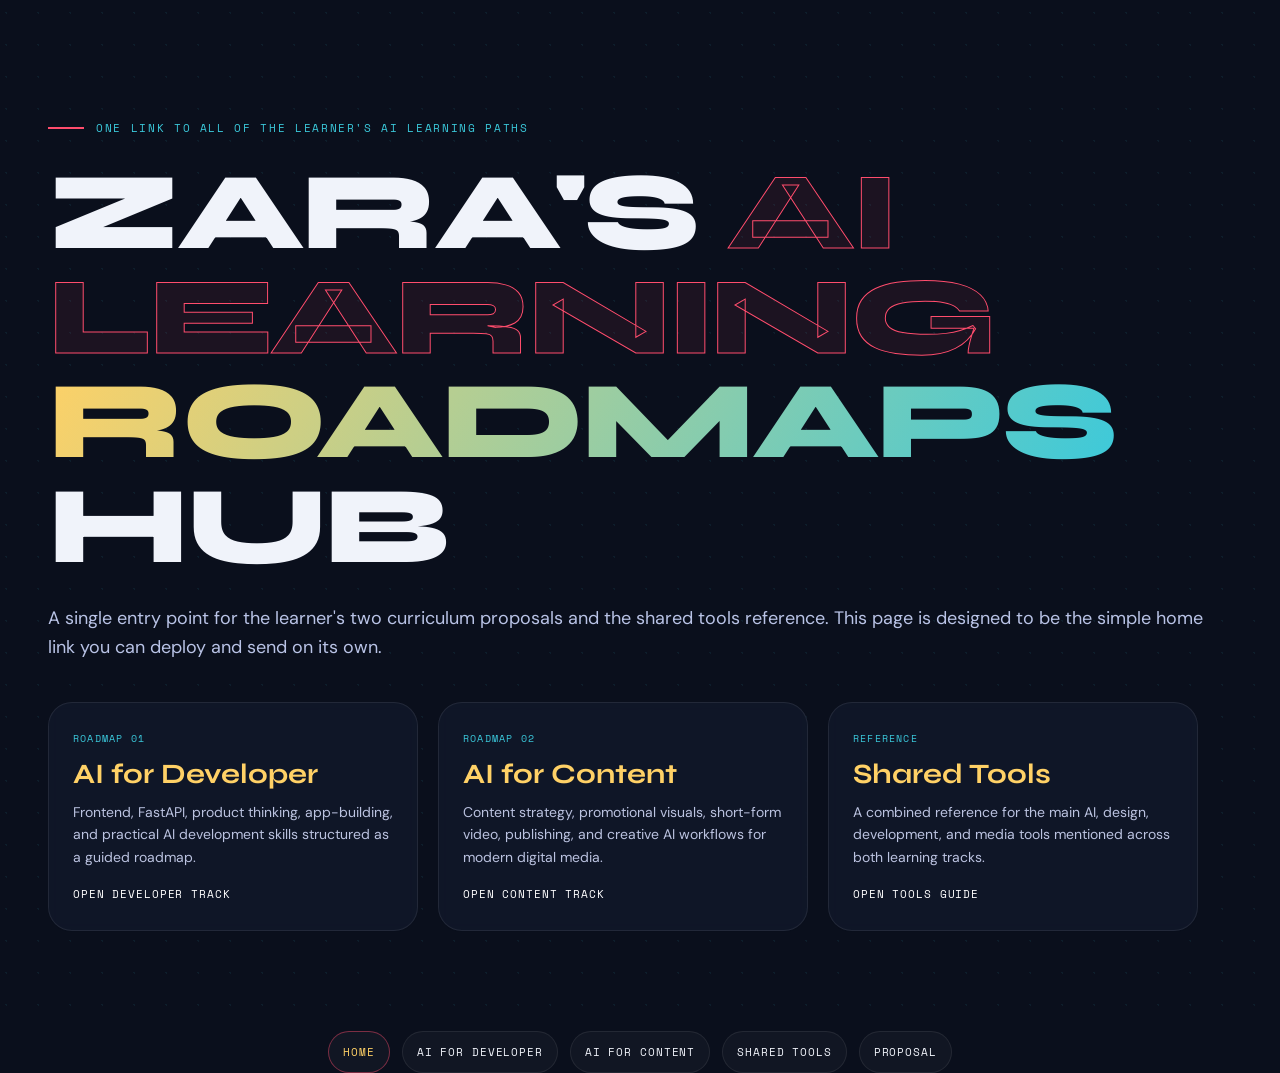
<file: index.html>
<!DOCTYPE html>
<html lang="en">
<head>
<meta charset="UTF-8">
<meta name="viewport" content="width=device-width, initial-scale=1.0">
<title>AI Learning Roadmaps</title>
<link href="https://fonts.googleapis.com/css2?family=Space+Mono:wght@400;700&family=Syne:wght@400;600;700;800&family=DM+Sans:wght@300;400;500;700&display=swap" rel="stylesheet">
<style>
*{margin:0;padding:0;box-sizing:border-box}
:root{
  --deep:#0a0f1c;
  --plasma:#ff4d6d;
  --plasma2:#ff4d6e13;
  --neon:#3bc9db;
  --volt:#ffd166;
  --mono:'Space Mono',monospace;
  --head:'Syne',sans-serif;
  --body:'DM Sans',sans-serif;
}
html{scroll-behavior:smooth}
body{background:var(--deep);color:#f0f3fa;font-family:var(--body);overflow-x:hidden}
.hero{
  min-height:100vh;
  display:flex;
  flex-direction:column;
  justify-content:center;
  padding:120px 48px 80px;
  position:relative;
  overflow:hidden;
}
.hero-grid{
  position:absolute;
  inset:0;
  background-image:radial-gradient(circle at 20% 40%, rgba(59,201,219,0.08) 1px, transparent 1px);
  background-size:32px 32px;
  pointer-events:none;
}
.hero-tag{
  position:relative;
  z-index:1;
  font-family:var(--mono);
  font-size:11px;
  color:var(--neon);
  letter-spacing:0.15em;
  margin-bottom:24px;
  display:flex;
  align-items:center;
  gap:12px;
}
.hero-tag::before{
  content:'';
  width:36px;
  height:2px;
  background:var(--plasma);
}
h1{
  position:relative;
  z-index:1;
  font-family:var(--head);
  font-size:clamp(52px,9vw,110px);
  font-weight:800;
  line-height:0.95;
  letter-spacing:-0.03em;
  margin-bottom:26px;
}
.highlight{
  color:var(--plasma2);
  -webkit-text-stroke:1px var(--plasma);
  text-stroke:1px var(--plasma);
}
.spark{
  background:linear-gradient(120deg,var(--volt),var(--neon));
  -webkit-background-clip:text;
  background-clip:text;
  color:transparent;
}
.hero-sub{
  position:relative;
  z-index:1;
  font-size:18px;
  color:#b9c3e6;
  max-width:650px;
  line-height:1.6;
  margin-bottom:40px;
}
.link-grid{
  position:relative;
  z-index:1;
  display:grid;
  grid-template-columns:repeat(3,minmax(0,1fr));
  gap:20px;
  width:100%;
  max-width:1150px;
}
.link-card{
  text-decoration:none;
  color:#f0f3fa;
  background:rgba(18,25,45,0.72);
  backdrop-filter:blur(4px);
  border:1px solid rgba(255,255,255,0.08);
  border-radius:24px;
  padding:28px 24px;
  transition:all 0.22s ease;
}
.link-card:hover{
  transform:translateY(-6px);
  border-color:rgba(59,201,219,0.42);
  background:rgba(30,40,65,0.82);
}
.card-kicker{
  font-family:var(--mono);
  font-size:10px;
  color:var(--neon);
  letter-spacing:0.12em;
  text-transform:uppercase;
  margin-bottom:14px;
}
.link-card h2{
  font-family:var(--head);
  font-size:28px;
  line-height:1.05;
  color:var(--volt);
  margin-bottom:12px;
}
.link-card p{
  font-size:14px;
  color:#bbc3e0;
  line-height:1.6;
  margin-bottom:18px;
}
.cta{
  font-family:var(--mono);
  font-size:11px;
  color:#ffffff;
  letter-spacing:0.08em;
  text-transform:uppercase;
}
@media(max-width:900px){
  .link-grid{grid-template-columns:1fr}
  .hero{padding:100px 24px 60px}
}
</style>
<link rel="stylesheet" href="shared-responsive.css">
</head>
<body>
<section class="hero">
  <div class="hero-grid"></div>
  <div class="hero-tag">ONE LINK TO ALL OF THE LEARNER'S AI LEARNING PATHS</div>
  <h1>
    <div>ZARA'S <span class="highlight">AI LEARNING</span></div>
    <div><span class="spark">ROADMAPS</span> HUB</div>
  </h1>
  <p class="hero-sub">A single entry point for the learner's two curriculum proposals and the shared tools reference. This page is designed to be the simple home link you can deploy and send on its own.</p>

  <div class="link-grid">
    <a class="link-card" href="ai_for_dev.html">
      <div class="card-kicker">Roadmap 01</div>
      <h2>AI for Developer</h2>
      <p>Frontend, FastAPI, product thinking, app-building, and practical AI development skills structured as a guided roadmap.</p>
      <div class="cta">Open Developer Track</div>
    </a>

    <a class="link-card" href="ai_for_story.html">
      <div class="card-kicker">Roadmap 02</div>
      <h2>AI for Content</h2>
      <p>Content strategy, promotional visuals, short-form video, publishing, and creative AI workflows for modern digital media.</p>
      <div class="cta">Open Content Track</div>
    </a>

    <a class="link-card" href="ai_tools.html">
      <div class="card-kicker">Reference</div>
      <h2>Shared Tools</h2>
      <p>A combined reference for the main AI, design, development, and media tools mentioned across both learning tracks.</p>
      <div class="cta">Open Tools Guide</div>
    </a>
  </div>
</section>
<div class="footer-tab-nav" aria-label="Site links">
  <a class="footer-tab-link is-active" href="index.html">Home</a>
  <a class="footer-tab-link" href="ai_for_dev.html">AI for Developer</a>
  <a class="footer-tab-link" href="ai_for_story.html">AI for Content</a>
  <a class="footer-tab-link" href="ai_tools.html">Shared Tools</a>
  <a class="footer-tab-link" href="proposal.html">Proposal</a>
</div>
</body>
</html>
</file>
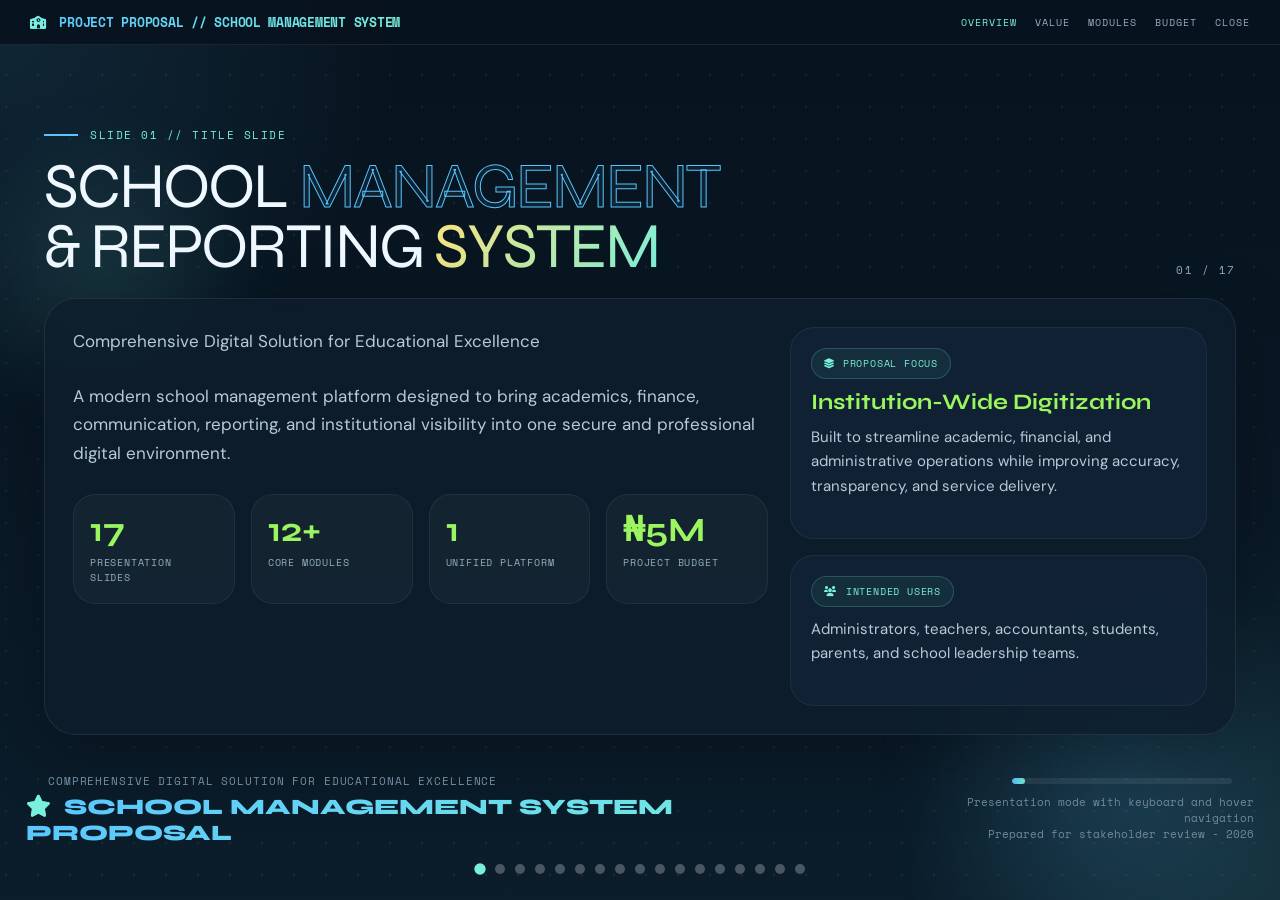
<file: proposal/index.html>
<!DOCTYPE html>
<html lang="en">
<head>
<meta charset="UTF-8">
<meta name="viewport" content="width=device-width, initial-scale=1.0">
<title>School Management & Reporting System Proposal</title>
<link href="https://fonts.googleapis.com/css2?family=Space+Mono:wght@400;700&family=Syne:wght@400;600;700;800&family=DM+Sans:wght@300;400;500;700&display=swap" rel="stylesheet">
<link rel="stylesheet" href="https://cdnjs.cloudflare.com/ajax/libs/font-awesome/6.0.0-beta3/css/all.min.css">
<style>
*{margin:0;padding:0;box-sizing:border-box}
:root{
  --deep:#07131e;
  --deep2:#0b1d2b;
  --panel:rgba(14,30,44,0.82);
  --panel-soft:rgba(18,38,56,0.68);
  --line:rgba(255,255,255,0.08);
  --text:#eff8ff;
  --muted:#b8cad9;
  --blue:#59c5ff;
  --cyan:#79f0db;
  --green:#9af55f;
  --mint:#27d3c2;
  --gold:#ffe27a;
  --mono:'Space Mono',monospace;
  --head:'Syne',sans-serif;
  --body:'DM Sans',sans-serif;
}
html{scroll-behavior:smooth}
body{
  background:
    radial-gradient(circle at top left, rgba(89,197,255,0.11), transparent 26%),
    radial-gradient(circle at bottom right, rgba(121,240,219,0.09), transparent 24%),
    linear-gradient(180deg, var(--deep), var(--deep2));
  color:var(--text);
  font-family:var(--body);
  overflow:hidden;
}
button{font:inherit}
nav{
  position:fixed;top:0;left:0;right:0;z-index:120;
  display:flex;align-items:center;justify-content:space-between;
  padding:12px 30px;
  background:rgba(7,19,30,0.88);
  backdrop-filter:blur(14px);
  border-bottom:1px solid rgba(255,255,255,0.08);
}
.nav-logo{
  font-family:var(--mono);
  font-size:13px;
  font-weight:700;
  background:linear-gradient(135deg,var(--blue),var(--cyan));
  -webkit-background-clip:text;
  background-clip:text;
  color:transparent;
  letter-spacing:-0.02em;
}
.nav-logo i{
  margin-right:6px;
  color:var(--cyan);
  background:none;
  -webkit-background-clip:unset;
}
.nav-links{
  display:flex;
  gap:18px;
  flex-wrap:wrap;
}
.nav-links button{
  border:none;
  background:none;
  cursor:pointer;
  font-family:var(--mono);
  font-size:10px;
  color:#94aebe;
  letter-spacing:0.1em;
  text-transform:uppercase;
  transition:color .2s ease;
}
.nav-links button:hover,
.nav-links button.is-active{
  color:var(--cyan);
}

.deck-shell{
  position:relative;
  width:100vw;
  height:100vh;
  overflow:hidden;
}
.deck-grid{
  position:absolute;inset:0;
  background-image:radial-gradient(circle at 18% 34%, rgba(121,240,219,0.08) 1px, transparent 1px);
  background-size:32px 32px;
  pointer-events:none;
}
.deck-glow-a,
.deck-glow-b{
  position:absolute;
  border-radius:50%;
  filter:blur(28px);
  pointer-events:none;
}
.deck-glow-a{
  width:520px;height:520px;right:-8%;bottom:-16%;
  background:radial-gradient(circle, rgba(89,197,255,0.16), transparent 60%);
}
.deck-glow-b{
  width:360px;height:360px;left:-6%;top:10%;
  background:radial-gradient(circle, rgba(121,240,219,0.12), transparent 60%);
}

.slides{
  position:relative;
  width:100%;
  height:100%;
}
.slide{
  position:absolute;
  inset:0;
  padding:90px 44px 92px;
  overflow-y:auto;
  opacity:0;
  visibility:hidden;
  pointer-events:none;
  transform:translateX(42px) scale(0.988);
  transition:opacity .35s ease, transform .35s ease, visibility .35s ease;
}
.slide.is-active{
  opacity:1;
  visibility:visible;
  pointer-events:auto;
  transform:translateX(0) scale(1);
}
.slide-wrap{
  min-height:calc(100vh - 182px);
  height:auto;
  display:grid;
  grid-template-rows:auto auto auto;
  gap:20px;
}
.slide-top{
  display:flex;
  justify-content:space-between;
  gap:18px;
  align-items:flex-end;
}
.slide-kicker{
  font-family:var(--mono);
  font-size:11px;
  color:var(--cyan);
  letter-spacing:0.14em;
  display:flex;
  align-items:center;
  gap:12px;
  margin-bottom:14px;
  text-transform:uppercase;
}
.slide-kicker::before{
  content:'';
  width:34px;
  height:2px;
  background:var(--blue);
}
.slide-title{
  font-family:var(--head);
  font-size:clamp(36px,5vw,76px);
  line-height:0.94;
  letter-spacing:-0.03em;
  max-width:880px;
}
.highlight{
  color:rgba(89,197,255,0.08);
  -webkit-text-stroke:1px var(--blue);
  text-stroke:1px var(--blue);
}
.spark{
  background:linear-gradient(120deg,var(--gold),var(--cyan));
  -webkit-background-clip:text;
  background-clip:text;
  color:transparent;
}
.slide-index{
  flex:0 0 auto;
  font-family:var(--mono);
  font-size:11px;
  color:#91abbe;
  letter-spacing:0.14em;
  text-transform:uppercase;
}

.surface{
  min-height:auto;
  background:var(--panel);
  border:1px solid var(--line);
  border-radius:32px;
  backdrop-filter:blur(10px);
  overflow:visible;
  padding:28px;
  box-shadow:0 24px 70px rgba(0,0,0,0.25);
}

.hero-layout{
  display:grid;
  grid-template-columns:1.25fr .75fr;
  gap:22px;
  height:100%;
}
.hero-lead{
  color:var(--muted);
  font-size:17px;
  line-height:1.7;
  max-width:760px;
  margin-bottom:26px;
}
.stats-row{
  display:grid;
  grid-template-columns:repeat(4,minmax(0,1fr));
  gap:16px;
}
.stat-card{
  padding:18px 16px;
  border-radius:22px;
  background:rgba(255,255,255,0.03);
  border:1px solid rgba(255,255,255,0.06);
}
.stat-card strong{
  display:block;
  font-family:var(--head);
  font-size:34px;
  line-height:1;
  color:var(--green);
  margin-bottom:8px;
}
.stat-card span{
  display:block;
  font-family:var(--mono);
  font-size:10px;
  color:#96afbf;
  letter-spacing:0.08em;
  text-transform:uppercase;
}

.sidebar-stack,
.stack{
  display:grid;
  gap:16px;
}
.info-card,
.feature-card,
.metric-card,
.chart-card,
.timeline-card,
.quote-card{
  background:var(--panel-soft);
  border:1px solid rgba(255,255,255,0.06);
  border-radius:24px;
  padding:20px;
}
.info-card h3,
.feature-card h3,
.metric-card h3,
.chart-title,
.timeline-title{
  font-family:var(--head);
  font-size:22px;
  color:var(--green);
  margin-bottom:10px;
}
.info-card p,
.feature-card p,
.metric-card p,
.quote-card p,
.timeline-card p,
.mini-note,
.body-copy{
  color:var(--muted);
  font-size:15px;
  line-height:1.65;
}

.two-col{
  display:grid;
  grid-template-columns:1.12fr .88fr;
  gap:20px;
}
.body-copy{
  max-width:760px;
  margin-bottom:20px;
}

.bullet-grid{
  display:grid;
  gap:12px;
}
.bullet{
  display:flex;
  gap:12px;
  align-items:flex-start;
  padding:14px;
  border-radius:18px;
  background:rgba(255,255,255,0.03);
  border:1px solid rgba(255,255,255,0.05);
}
.bullet i{
  color:var(--cyan);
  font-size:14px;
  margin-top:2px;
}
.bullet span{
  color:#dcecf8;
  font-size:15px;
  line-height:1.55;
}

.quad-grid{
  display:grid;
  grid-template-columns:repeat(2,minmax(0,1fr));
  gap:16px;
}
.mini-chip{
  display:inline-flex;
  align-items:center;
  gap:8px;
  border:1px solid rgba(121,240,219,0.2);
  background:rgba(121,240,219,0.06);
  color:var(--cyan);
  border-radius:999px;
  padding:7px 12px;
  font-family:var(--mono);
  font-size:10px;
  letter-spacing:0.08em;
  text-transform:uppercase;
  margin-bottom:10px;
}

.arch-list{
  display:grid;
  gap:16px;
}
.arch-item{
  border-left:3px solid var(--blue);
  padding-left:14px;
}
.arch-item strong{
  display:block;
  color:#f7fcff;
  font-size:17px;
  margin-bottom:4px;
}
.arch-item span{
  display:block;
  color:var(--muted);
  font-size:14px;
  line-height:1.58;
}

.benefit-bars{
  display:flex;
  align-items:flex-end;
  gap:14px;
  height:230px;
  margin-top:20px;
  padding:6px 4px 26px;
}
.bar{
  flex:1;
  min-height:60px;
  border-radius:18px 18px 8px 8px;
  position:relative;
  background:linear-gradient(180deg,var(--blue),var(--cyan));
}
.bar.alt{
  background:linear-gradient(180deg,var(--green),var(--mint));
}
.bar em{
  position:absolute;
  left:50%;
  transform:translateX(-50%);
  top:10px;
  font-style:normal;
  font-family:var(--mono);
  font-size:10px;
  color:#04131d;
  font-weight:700;
}
.bar span{
  position:absolute;
  left:50%;
  transform:translateX(-50%);
  bottom:-24px;
  white-space:nowrap;
  font-family:var(--mono);
  font-size:10px;
  color:#94aebf;
}

.module-layout{
  display:grid;
  grid-template-columns:1fr .9fr;
  gap:20px;
}
.feature-card ul{
  list-style:none;
  display:grid;
  gap:12px;
}
.feature-card li{
  color:#dcebf7;
  font-size:15px;
  line-height:1.55;
  padding-left:18px;
  position:relative;
}
.feature-card li::before{
  content:'+';
  position:absolute;
  left:0;
  top:0;
  color:var(--green);
  font-family:var(--mono);
  font-size:12px;
}

.impact-panel{
  display:grid;
  gap:14px;
}
.impact-box{
  padding:16px;
  border-radius:18px;
  background:rgba(255,255,255,0.03);
  border:1px solid rgba(255,255,255,0.05);
}
.impact-box strong{
  display:block;
  color:var(--cyan);
  font-size:16px;
  margin-bottom:6px;
}
.impact-box span{
  display:block;
  color:var(--muted);
  font-size:14px;
  line-height:1.55;
}

.summary-metrics{
  display:grid;
  grid-template-columns:repeat(3,minmax(0,1fr));
  gap:16px;
}
.summary-metrics .metric-card strong{
  display:block;
  font-family:var(--head);
  font-size:34px;
  line-height:1;
  color:var(--cyan);
  margin-bottom:8px;
}

.timeline{
  display:grid;
  gap:12px;
}
.timeline-step{
  display:flex;
  gap:12px;
  align-items:flex-start;
  padding:14px;
  border-radius:18px;
  background:rgba(255,255,255,0.03);
  border:1px solid rgba(255,255,255,0.05);
}
.timeline-step strong{
  width:34px;
  height:34px;
  flex:0 0 34px;
  border-radius:50%;
  display:flex;
  align-items:center;
  justify-content:center;
  background:rgba(89,197,255,0.16);
  color:var(--cyan);
  font-family:var(--mono);
  font-size:12px;
}
.timeline-step span{
  color:#dae9f5;
  font-size:14px;
  line-height:1.55;
}

.budget-layout{
  display:grid;
  grid-template-columns:1.06fr .94fr;
  gap:20px;
}
.budget-amount{
  font-family:var(--head);
  font-size:60px;
  line-height:0.92;
  color:var(--gold);
  margin-bottom:10px;
}
.budget-note{
  color:var(--muted);
  font-size:16px;
  line-height:1.65;
}

.thank-box{
  height:100%;
  display:grid;
  place-items:center;
  text-align:center;
  padding:46px 32px;
  border-radius:30px;
  background:linear-gradient(180deg, rgba(121,240,219,0.09), rgba(89,197,255,0.06));
  border:1px solid rgba(255,255,255,0.08);
}
.thank-box h3{
  font-family:var(--head);
  font-size:48px;
  margin-bottom:14px;
}
.thank-box p{
  max-width:760px;
  margin:0 auto;
  color:var(--muted);
  font-size:17px;
  line-height:1.7;
}

.slide-footer{
  display:flex;
  justify-content:space-between;
  align-items:center;
  gap:16px;
  padding:0 4px;
}
.slide-caption{
  font-family:var(--mono);
  font-size:11px;
  color:#7e97aa;
  letter-spacing:0.08em;
  text-transform:uppercase;
}
.slide-progress{
  height:6px;
  width:220px;
  border-radius:999px;
  background:rgba(255,255,255,0.08);
  overflow:hidden;
}
.slide-progress > span{
  display:block;
  height:100%;
  border-radius:999px;
  background:linear-gradient(90deg,var(--blue),var(--cyan));
}

.deck-nav{
  position:absolute;
  inset:0;
  pointer-events:none;
  z-index:80;
}
.nav-arrow{
  position:absolute;
  top:50%;
  transform:translateY(-50%);
  width:62px;
  height:62px;
  border-radius:20px;
  border:1px solid rgba(255,255,255,0.12);
  background:rgba(7,19,30,0.78);
  color:#f5fcff;
  font-size:22px;
  display:flex;
  align-items:center;
  justify-content:center;
  cursor:pointer;
  opacity:0;
  transition:opacity .22s ease, transform .22s ease, border-color .22s ease, background .22s ease;
  pointer-events:auto;
}
.nav-arrow:hover{
  transform:translateY(-50%) scale(1.03);
  border-color:rgba(121,240,219,0.42);
  background:rgba(11,29,43,0.92);
}
.nav-arrow.prev{left:18px}
.nav-arrow.next{right:18px}
.deck-shell:hover .nav-arrow,
.deck-shell:focus-within .nav-arrow{
  opacity:1;
}

.slide-dots{
  position:absolute;
  left:50%;
  bottom:26px;
  transform:translateX(-50%);
  display:flex;
  gap:10px;
  z-index:85;
  flex-wrap:wrap;
  justify-content:center;
  max-width:min(90vw,760px);
}
.slide-dot{
  width:10px;
  height:10px;
  border-radius:50%;
  border:none;
  cursor:pointer;
  background:rgba(255,255,255,0.26);
  transition:transform .18s ease, background .18s ease;
}
.slide-dot.is-active{
  background:var(--cyan);
  transform:scale(1.14);
}

.proposal-footer{
  position:absolute;
  left:26px;
  right:26px;
  bottom:54px;
  z-index:50;
  display:flex;
  justify-content:space-between;
  gap:16px;
  pointer-events:none;
}
.proposal-footer .brand{
  font-family:var(--head);
  font-size:22px;
  font-weight:800;
  background:linear-gradient(135deg,var(--blue),var(--cyan));
  -webkit-background-clip:text;
  background-clip:text;
  color:transparent;
}
.proposal-footer .brand i{
  margin-right:6px;
  color:var(--cyan);
  background:none;
  -webkit-background-clip:unset;
}
.proposal-footer .meta{
  font-family:var(--mono);
  font-size:11px;
  color:#6f889a;
  text-align:right;
}

@media(max-width:1100px){
  .hero-layout,
  .two-col,
  .module-layout,
  .budget-layout{
    grid-template-columns:1fr;
  }
  .stats-row{
    grid-template-columns:repeat(2,minmax(0,1fr));
  }
}

@media(max-width:900px){
  body{overflow:auto}
  nav{
    padding:12px 18px;
  }
  .nav-links{display:none}
  .deck-shell{
    height:auto;
    min-height:100vh;
    overflow:visible;
  }
  .slides{
    height:auto;
  }
  .slide{
    position:relative;
    inset:auto;
    display:none;
    padding:86px 18px 138px;
    overflow:visible;
    opacity:1;
    visibility:visible;
    pointer-events:auto;
    transform:none;
  }
  .slide.is-active{
    display:block;
  }
  .slide-wrap{
    height:auto;
  }
  .surface{
    max-height:none;
    height:auto;
  }
  .stats-row,
  .quad-grid,
  .summary-metrics{
    grid-template-columns:1fr;
  }
  .nav-arrow{
    opacity:1;
    width:48px;
    height:48px;
    top:auto;
    bottom:94px;
    transform:none;
  }
  .nav-arrow:hover{
    transform:scale(1.03);
  }
  .nav-arrow.prev{left:14px}
  .nav-arrow.next{right:14px}
  .proposal-footer{
    position:relative;
    left:auto;
    right:auto;
    bottom:auto;
    padding:0 18px 74px;
    flex-direction:column;
  }
  .slide-dots{
    bottom:20px;
  }
}
</style>
</head>
<body>

<nav>
  <div class="nav-logo"><i class="fas fa-school"></i> PROJECT PROPOSAL // SCHOOL MANAGEMENT SYSTEM</div>
  <div class="nav-links">
    <button type="button" data-go="0" class="is-active">Overview</button>
    <button type="button" data-go="2">Value</button>
    <button type="button" data-go="3">Modules</button>
    <button type="button" data-go="14">Budget</button>
    <button type="button" data-go="16">Close</button>
  </div>
</nav>

<div class="deck-shell" id="deck">
  <div class="deck-grid"></div>
  <div class="deck-glow-a"></div>
  <div class="deck-glow-b"></div>

  <div class="slides">
    <section class="slide is-active" data-slide>
      <div class="slide-wrap">
        <div class="slide-top">
          <div>
            <div class="slide-kicker">Slide 01 // Title Slide</div>
            <div class="slide-title">SCHOOL <span class="highlight">MANAGEMENT</span><br>& REPORTING <span class="spark">SYSTEM</span></div>
          </div>
          <div class="slide-index">01 / 17</div>
        </div>
        <div class="surface hero-layout">
          <div>
            <p class="hero-lead">Comprehensive Digital Solution for Educational Excellence</p>
            <p class="hero-lead">A modern school management platform designed to bring academics, finance, communication, reporting, and institutional visibility into one secure and professional digital environment.</p>
            <div class="stats-row">
              <div class="stat-card"><strong>17</strong><span>Presentation Slides</span></div>
              <div class="stat-card"><strong>12+</strong><span>Core Modules</span></div>
              <div class="stat-card"><strong>1</strong><span>Unified Platform</span></div>
              <div class="stat-card"><strong>₦5M</strong><span>Project Budget</span></div>
            </div>
          </div>
          <div class="sidebar-stack">
            <div class="info-card">
              <div class="mini-chip"><i class="fas fa-layer-group"></i> Proposal Focus</div>
              <h3>Institution-Wide Digitization</h3>
              <p>Built to streamline academic, financial, and administrative operations while improving accuracy, transparency, and service delivery.</p>
            </div>
            <div class="info-card">
              <div class="mini-chip"><i class="fas fa-users"></i> Intended Users</div>
              <p>Administrators, teachers, accountants, students, parents, and school leadership teams.</p>
            </div>
          </div>
        </div>
        <div class="slide-footer">
          <div class="slide-caption">Comprehensive digital solution for educational excellence</div>
          <div class="slide-progress"><span style="width:6%"></span></div>
        </div>
      </div>
    </section>

    <section class="slide" data-slide>
      <div class="slide-wrap">
        <div class="slide-top">
          <div>
            <div class="slide-kicker">Slide 02 // Overview</div>
            <div class="slide-title">A CENTRALIZED PLATFORM FOR<br><span class="spark">MODERN SCHOOL OPERATIONS</span></div>
          </div>
          <div class="slide-index">02 / 17</div>
        </div>
        <div class="surface two-col">
          <div>
            <p class="body-copy">This proposal presents the development of a School Management & Reporting Platform designed to unify student information, academic workflows, financial operations, communication tools, and institutional analytics into one secure system.</p>
            <p class="body-copy">Rather than relying on fragmented manual processes, the school gains a structured digital ecosystem that improves consistency, reduces overhead, and strengthens decision-making at every operational level.</p>
            <div class="bullet-grid">
              <div class="bullet"><i class="fas fa-check"></i><span>Centralized records and controlled access to institutional data.</span></div>
              <div class="bullet"><i class="fas fa-check"></i><span>Professional-grade reporting and administrative visibility.</span></div>
              <div class="bullet"><i class="fas fa-check"></i><span>Scalable module design for future institutional growth.</span></div>
            </div>
          </div>
          <div class="stack">
            <div class="quote-card">
              <div class="mini-chip"><i class="fas fa-shield-alt"></i> Core Promise</div>
              <p>One secure platform for academics, finance, communication, and reporting.</p>
            </div>
            <div class="quote-card">
              <div class="mini-chip"><i class="fas fa-eye"></i> Strategic Outcome</div>
              <p>Better visibility across institutional operations, stronger process control, and a more professional stakeholder experience.</p>
            </div>
          </div>
        </div>
        <div class="slide-footer">
          <div class="slide-caption">Centralization, efficiency, transparency, and growth</div>
          <div class="slide-progress"><span style="width:12%"></span></div>
        </div>
      </div>
    </section>

    <section class="slide" data-slide>
      <div class="slide-wrap">
        <div class="slide-top">
          <div>
            <div class="slide-kicker">Slide 03 // Key Objectives</div>
            <div class="slide-title">KEY OBJECTIVES &<br><span class="spark">VALUE PROPOSITION</span></div>
          </div>
          <div class="slide-index">03 / 17</div>
        </div>
        <div class="surface two-col">
          <div class="bullet-grid">
            <div class="bullet"><i class="fas fa-bullseye"></i><span>Digitize and automate core academic processes including grading, attendance, timetables, and report generation.</span></div>
            <div class="bullet"><i class="fas fa-bullseye"></i><span>Strengthen communication among teachers, parents, and administrators through structured channels.</span></div>
            <div class="bullet"><i class="fas fa-bullseye"></i><span>Centralize financial workflows with fee structures, invoicing, receipts, and payment tracking.</span></div>
            <div class="bullet"><i class="fas fa-bullseye"></i><span>Provide dashboards and analytics that surface actionable institutional insights.</span></div>
            <div class="bullet"><i class="fas fa-bullseye"></i><span>Deliver customizable and professional report cards with branding, grading keys, and signatures.</span></div>
          </div>
          <div class="quad-grid">
            <div class="info-card"><h3>Efficiency</h3><p>Less manual work and fewer duplicated processes.</p></div>
            <div class="info-card"><h3>Transparency</h3><p>Stronger operational visibility across records and finances.</p></div>
            <div class="info-card"><h3>Control</h3><p>Role-based structure, session locks, and cleaner governance.</p></div>
            <div class="info-card"><h3>Professionalism</h3><p>Institution-grade outputs and better stakeholder confidence.</p></div>
          </div>
        </div>
        <div class="slide-footer">
          <div class="slide-caption">Digitize, centralize, communicate, and report better</div>
          <div class="slide-progress"><span style="width:18%"></span></div>
        </div>
      </div>
    </section>

    <section class="slide" data-slide>
      <div class="slide-wrap">
        <div class="slide-top">
          <div>
            <div class="slide-kicker">Slide 04 // Architecture and Benefits</div>
            <div class="slide-title">SYSTEM ARCHITECTURE &<br><span class="spark">HIGH-LEVEL BENEFITS</span></div>
          </div>
          <div class="slide-index">04 / 17</div>
        </div>
        <div class="surface two-col">
          <div class="info-card">
            <h3>High-Level Structure</h3>
            <div class="arch-list">
              <div class="arch-item"><strong>User and access layer</strong><span>Controlled role-based access for administrators, teachers, accountants, parents, and students.</span></div>
              <div class="arch-item"><strong>Academic operations layer</strong><span>Classes, grading, sessions, reports, examinations, and timetables managed centrally.</span></div>
              <div class="arch-item"><strong>Financial operations layer</strong><span>Fees, invoices, receipts, balances, and reporting synchronized in one system.</span></div>
              <div class="arch-item"><strong>Communication and analytics layer</strong><span>Announcements, notifications, dashboards, and alerts for faster institutional response.</span></div>
            </div>
          </div>
          <div class="chart-card">
            <div class="chart-title">Expected benefit profile</div>
            <p class="mini-note">Illustrative operational impact areas for the platform.</p>
            <div class="benefit-bars">
              <div class="bar" style="height:80%"><em>80%</em><span>Efficiency</span></div>
              <div class="bar alt" style="height:72%"><em>72%</em><span>Reporting</span></div>
              <div class="bar" style="height:68%"><em>68%</em><span>Visibility</span></div>
              <div class="bar alt" style="height:76%"><em>76%</em><span>Control</span></div>
            </div>
          </div>
        </div>
        <div class="slide-footer">
          <div class="slide-caption">Secure, role-based, modular, and scalable by design</div>
          <div class="slide-progress"><span style="width:24%"></span></div>
        </div>
      </div>
    </section>

    <section class="slide" data-slide>
      <div class="slide-wrap">
        <div class="slide-top">
          <div>
            <div class="slide-kicker">Slide 05 // User Management</div>
            <div class="slide-title">USER & ACCESS <span class="spark">MANAGEMENT</span></div>
          </div>
          <div class="slide-index">05 / 17</div>
        </div>
        <div class="surface module-layout">
          <div class="feature-card">
            <h3>Core Features</h3>
            <ul>
              <li>Role-based access for Super Admin, Admin, Teacher, Accountant, Student, and Parent.</li>
              <li>Secure user registration, profile management, and permission control.</li>
              <li>JWT-based authentication with password reset and session management.</li>
            </ul>
          </div>
          <div class="impact-panel">
            <div class="impact-box"><strong>Security</strong><span>Improves protection of institutional records and sensitive user data.</span></div>
            <div class="impact-box"><strong>Accountability</strong><span>Every user operates within a clearly defined responsibility structure.</span></div>
            <div class="impact-box"><strong>Governance</strong><span>Establishes the control foundation that supports every other system module.</span></div>
          </div>
        </div>
        <div class="slide-footer">
          <div class="slide-caption">Role-based access, authentication, and controlled permissions</div>
          <div class="slide-progress"><span style="width:29%"></span></div>
        </div>
      </div>
    </section>

    <section class="slide" data-slide>
      <div class="slide-wrap">
        <div class="slide-top">
          <div>
            <div class="slide-kicker">Slide 06 // Academic Structure</div>
            <div class="slide-title">ACADEMIC STRUCTURE & <span class="spark">CLASSES</span></div>
          </div>
          <div class="slide-index">06 / 17</div>
        </div>
        <div class="surface module-layout">
          <div class="feature-card">
            <h3>Core Features</h3>
            <ul>
              <li>Management of classes, arms, departments, and academic organization.</li>
              <li>Teacher-to-class and teacher-to-subject assignments.</li>
              <li>Student promotion and graduation workflows built into the platform.</li>
            </ul>
          </div>
          <div class="impact-panel">
            <div class="impact-box"><strong>Operational Clarity</strong><span>Defines a clean institutional academic structure for all downstream processes.</span></div>
            <div class="impact-box"><strong>Reduced Confusion</strong><span>Simplifies class ownership, subject allocation, and administrative coordination.</span></div>
            <div class="impact-box"><strong>Continuity</strong><span>Supports progression rules and organized movement across academic levels.</span></div>
          </div>
        </div>
        <div class="slide-footer">
          <div class="slide-caption">Classes, departments, assignments, and progression logic</div>
          <div class="slide-progress"><span style="width:35%"></span></div>
        </div>
      </div>
    </section>

    <section class="slide" data-slide>
      <div class="slide-wrap">
        <div class="slide-top">
          <div>
            <div class="slide-kicker">Slide 07 // Subjects and Curriculum</div>
            <div class="slide-title">SUBJECTS & <span class="spark">CURRICULUM</span></div>
          </div>
          <div class="slide-index">07 / 17</div>
        </div>
        <div class="surface module-layout">
          <div class="feature-card">
            <h3>Core Features</h3>
            <ul>
              <li>Creation and categorization of core and elective subjects.</li>
              <li>Subject linkage to assessments and question banks.</li>
              <li>Performance tracking and academic visibility at subject level.</li>
            </ul>
          </div>
          <div class="impact-panel">
            <div class="impact-box"><strong>Curriculum Structure</strong><span>Supports cleaner mapping of what is taught, assessed, and reported.</span></div>
            <div class="impact-box"><strong>Performance Visibility</strong><span>Allows subject-level performance review for stronger interventions.</span></div>
            <div class="impact-box"><strong>Consistency</strong><span>Creates a better link between classroom delivery and institutional reporting.</span></div>
          </div>
        </div>
        <div class="slide-footer">
          <div class="slide-caption">Subject definition, categorization, assessment linkage, and tracking</div>
          <div class="slide-progress"><span style="width:41%"></span></div>
        </div>
      </div>
    </section>

    <section class="slide" data-slide>
      <div class="slide-wrap">
        <div class="slide-top">
          <div>
            <div class="slide-kicker">Slide 08 // Academic Sessions</div>
            <div class="slide-title">ACADEMIC SESSIONS & <span class="spark">TERMS</span></div>
          </div>
          <div class="slide-index">08 / 17</div>
        </div>
        <div class="surface module-layout">
          <div class="feature-card">
            <h3>Core Features</h3>
            <ul>
              <li>Definition and management of academic years and terms.</li>
              <li>Term closure with automatic locking of previous sessions.</li>
              <li>Controlled grading windows and reporting periods.</li>
            </ul>
          </div>
          <div class="impact-panel">
            <div class="impact-box"><strong>Record Integrity</strong><span>Protects historical academic data from unapproved changes.</span></div>
            <div class="impact-box"><strong>Process Discipline</strong><span>Creates order around when grading, editing, and reporting can occur.</span></div>
            <div class="impact-box"><strong>Administrative Control</strong><span>Supports a cleaner cycle-based school management process.</span></div>
          </div>
        </div>
        <div class="slide-footer">
          <div class="slide-caption">Academic cycle control, term closure, and data locking</div>
          <div class="slide-progress"><span style="width:47%"></span></div>
        </div>
      </div>
    </section>

    <section class="slide" data-slide>
      <div class="slide-wrap">
        <div class="slide-top">
          <div>
            <div class="slide-kicker">Slide 09 // Grading and Reports</div>
            <div class="slide-title">GRADING & REPORT <span class="spark">CARD SYSTEM</span></div>
          </div>
          <div class="slide-index">09 / 17</div>
        </div>
        <div class="surface module-layout">
          <div class="feature-card">
            <h3>Core Features</h3>
            <ul>
              <li>Flexible grading rubrics that may be institution-wide or subject-specific.</li>
              <li>Custom report templates with headers, logos, comments, and grading keys.</li>
              <li>Professional PDF report generation with digital signatures.</li>
            </ul>
          </div>
          <div class="impact-panel">
            <div class="impact-box"><strong>Professional Output</strong><span>Produces institution-grade report cards suitable for parents and leadership review.</span></div>
            <div class="impact-box"><strong>Customization</strong><span>Allows branded reporting with school identity and contextual academic notes.</span></div>
            <div class="impact-box"><strong>Efficiency</strong><span>Reduces manual formatting and improves reporting consistency across classes.</span></div>
          </div>
        </div>
        <div class="slide-footer">
          <div class="slide-caption">Flexible grading rules and branded report generation</div>
          <div class="slide-progress"><span style="width:53%"></span></div>
        </div>
      </div>
    </section>

    <section class="slide" data-slide>
      <div class="slide-wrap">
        <div class="slide-top">
          <div>
            <div class="slide-kicker">Slide 10 // Finance</div>
            <div class="slide-title">FINANCE & PAYMENT <span class="spark">MANAGEMENT</span></div>
          </div>
          <div class="slide-index">10 / 17</div>
        </div>
        <div class="surface module-layout">
          <div class="feature-card">
            <h3>Core Features</h3>
            <ul>
              <li>Fee structure setup, invoicing, and receipt generation.</li>
              <li>Real-time balance tracking and payment history.</li>
              <li>Support for online and offline payment workflows.</li>
              <li>Financial reports by term and session.</li>
            </ul>
          </div>
          <div class="impact-panel">
            <div class="impact-box"><strong>Financial Transparency</strong><span>Improves visibility into collections, balances, and payment patterns.</span></div>
            <div class="impact-box"><strong>Administrative Efficiency</strong><span>Reduces manual receipt handling and fragmented fee tracking.</span></div>
            <div class="impact-box"><strong>Reporting Strength</strong><span>Provides structured financial insight for school leadership and audit review.</span></div>
          </div>
        </div>
        <div class="slide-footer">
          <div class="slide-caption">Fees, invoices, receipts, balances, and reporting</div>
          <div class="slide-progress"><span style="width:59%"></span></div>
        </div>
      </div>
    </section>

    <section class="slide" data-slide>
      <div class="slide-wrap">
        <div class="slide-top">
          <div>
            <div class="slide-kicker">Slide 11 // Examination System</div>
            <div class="slide-title">EXAMINATION & QUESTION <span class="spark">BANK</span></div>
          </div>
          <div class="slide-index">11 / 17</div>
        </div>
        <div class="surface module-layout">
          <div class="feature-card">
            <h3>Core Features</h3>
            <ul>
              <li>Structured question bank by subject, topic, and difficulty.</li>
              <li>Exam paper creation with randomization support.</li>
              <li>Auto-grading for objective assessments.</li>
              <li>Import and export capabilities for academic teams.</li>
            </ul>
          </div>
          <div class="impact-panel">
            <div class="impact-box"><strong>Assessment Scalability</strong><span>Supports repeatable and better-organized examination preparation.</span></div>
            <div class="impact-box"><strong>Consistency</strong><span>Builds reusable academic assets that strengthen quality across terms.</span></div>
            <div class="impact-box"><strong>Time Savings</strong><span>Reduces the overhead of repetitive question paper assembly.</span></div>
          </div>
        </div>
        <div class="slide-footer">
          <div class="slide-caption">Question banks, paper generation, and objective grading</div>
          <div class="slide-progress"><span style="width:65%"></span></div>
        </div>
      </div>
    </section>

    <section class="slide" data-slide>
      <div class="slide-wrap">
        <div class="slide-top">
          <div>
            <div class="slide-kicker">Slide 12 // Timetable</div>
            <div class="slide-title">TIMETABLE <span class="spark">MANAGEMENT</span></div>
          </div>
          <div class="slide-index">12 / 17</div>
        </div>
        <div class="surface module-layout">
          <div class="feature-card">
            <h3>Core Features</h3>
            <ul>
              <li>Automated weekly timetable generation for classes and teachers.</li>
              <li>Conflict detection and resolution support.</li>
              <li>Printable timetable formats for internal use and distribution.</li>
            </ul>
          </div>
          <div class="impact-panel">
            <div class="impact-box"><strong>Scheduling Accuracy</strong><span>Reduces clashes in room, teacher, and class assignments.</span></div>
            <div class="impact-box"><strong>Speed</strong><span>Shortens the time required to prepare and publish timetables.</span></div>
            <div class="impact-box"><strong>Clarity</strong><span>Makes timetable communication simpler for staff and students.</span></div>
          </div>
        </div>
        <div class="slide-footer">
          <div class="slide-caption">Automated schedules with conflict awareness</div>
          <div class="slide-progress"><span style="width:71%"></span></div>
        </div>
      </div>
    </section>

    <section class="slide" data-slide>
      <div class="slide-wrap">
        <div class="slide-top">
          <div>
            <div class="slide-kicker">Slide 13 // Communication</div>
            <div class="slide-title">COMMUNICATION & <span class="spark">NOTIFICATIONS</span></div>
          </div>
          <div class="slide-index">13 / 17</div>
        </div>
        <div class="surface module-layout">
          <div class="feature-card">
            <h3>Core Features</h3>
            <ul>
              <li>In-app messaging, announcements, and SMS integration.</li>
              <li>Dedicated parent-teacher communication portal.</li>
              <li>Event and notification management workflows.</li>
            </ul>
          </div>
          <div class="impact-panel">
            <div class="impact-box"><strong>Parent Engagement</strong><span>Supports clearer and more consistent communication with families.</span></div>
            <div class="impact-box"><strong>School Responsiveness</strong><span>Keeps updates, alerts, and announcements centralized and trackable.</span></div>
            <div class="impact-box"><strong>Community Confidence</strong><span>Improves stakeholder trust through timely information delivery.</span></div>
          </div>
        </div>
        <div class="slide-footer">
          <div class="slide-caption">Messaging, announcements, SMS, and parent communication</div>
          <div class="slide-progress"><span style="width:76%"></span></div>
        </div>
      </div>
    </section>

    <section class="slide" data-slide>
      <div class="slide-wrap">
        <div class="slide-top">
          <div>
            <div class="slide-kicker">Slide 14 // Dashboard and Analytics</div>
            <div class="slide-title">DASHBOARD & <span class="spark">ANALYTICS</span></div>
          </div>
          <div class="slide-index">14 / 17</div>
        </div>
        <div class="surface module-layout">
          <div class="feature-card">
            <h3>Core Features</h3>
            <ul>
              <li>Real-time overview of institutional performance indicators.</li>
              <li>Charts for enrollment, academic performance, fee collection, and attendance.</li>
              <li>Administrative alerts and quick report access.</li>
            </ul>
          </div>
          <div class="impact-panel">
            <div class="impact-box"><strong>Decision Support</strong><span>Enables leadership teams to see trends quickly and act with better context.</span></div>
            <div class="impact-box"><strong>Visibility</strong><span>Highlights operational pressure points before they become larger issues.</span></div>
            <div class="impact-box"><strong>Reporting Convenience</strong><span>Turns raw institutional data into clear and actionable summaries.</span></div>
          </div>
        </div>
        <div class="slide-footer">
          <div class="slide-caption">Real-time institutional visibility and insights</div>
          <div class="slide-progress"><span style="width:82%"></span></div>
        </div>
      </div>
    </section>

    <section class="slide" data-slide>
      <div class="slide-wrap">
        <div class="slide-top">
          <div>
            <div class="slide-kicker">Slide 15 // Additional Modules and Public Pages</div>
            <div class="slide-title">ADDITIONAL MODULES &<br><span class="spark">PUBLIC PAGES</span></div>
          </div>
          <div class="slide-index">15 / 17</div>
        </div>
        <div class="surface two-col">
          <div class="feature-card">
            <h3>Additional Modules</h3>
            <ul>
              <li>Inventory management for books, uniforms, and equipment.</li>
              <li>Student transfer requests with approval workflow.</li>
              <li>Extendable architecture for future institutional needs.</li>
            </ul>
          </div>
          <div class="feature-card">
            <h3>Public and External Pages</h3>
            <ul>
              <li>Professional landing page, About Us, and Contact sections.</li>
              <li>Online admission portal with application tracking.</li>
              <li>Parent and student self-service login portals.</li>
            </ul>
          </div>
        </div>
        <div class="slide-footer">
          <div class="slide-caption">Inventory, transfer workflows, portals, and public-facing pages</div>
          <div class="slide-progress"><span style="width:88%"></span></div>
        </div>
      </div>
    </section>

    <section class="slide" data-slide>
      <div class="slide-wrap">
        <div class="slide-top">
          <div>
            <div class="slide-kicker">Slide 16 // Implementation Summary and Budget</div>
            <div class="slide-title">IMPLEMENTATION SUMMARY & <span class="spark">BUDGET</span></div>
          </div>
          <div class="slide-index">16 / 17</div>
        </div>
        <div class="surface budget-layout">
          <div class="stack">
            <div class="info-card">
              <h3>Project Summary</h3>
              <div class="summary-metrics">
                <div class="metric-card"><strong>12+</strong><p>Primary modules covering academics, finance, communication, and reporting.</p></div>
                <div class="metric-card"><strong>1</strong><p>Unified ecosystem for institutional operations and oversight.</p></div>
                <div class="metric-card"><strong>3</strong><p>Implementation phases from planning to deployment and onboarding.</p></div>
              </div>
            </div>
            <div class="timeline-card">
              <div class="timeline-title">Implementation Path</div>
              <div class="timeline">
                <div class="timeline-step"><strong>1</strong><span>Discovery, validation, scope confirmation, and planning.</span></div>
                <div class="timeline-step"><strong>2</strong><span>Module-by-module platform development across core operational areas.</span></div>
                <div class="timeline-step"><strong>3</strong><span>Testing, deployment, onboarding, and go-live support.</span></div>
              </div>
            </div>
          </div>
          <div class="info-card">
            <h3>Project Budget</h3>
            <div class="budget-amount">₦5,000,000</div>
            <p class="budget-note">This budget covers the proposed design and development of the School Management & Reporting System as a comprehensive digital platform for academic, administrative, and financial excellence.</p>
            <div class="bullet-grid" style="margin-top:18px">
              <div class="bullet"><i class="fas fa-check"></i><span>Academic, finance, communication, and reporting workflows</span></div>
              <div class="bullet"><i class="fas fa-check"></i><span>Professional public-facing pages and self-service portals</span></div>
              <div class="bullet"><i class="fas fa-check"></i><span>Analytics, notifications, and structured operational controls</span></div>
            </div>
          </div>
        </div>
        <div class="slide-footer">
          <div class="slide-caption">Budgeted as a comprehensive school operations platform</div>
          <div class="slide-progress"><span style="width:94%"></span></div>
        </div>
      </div>
    </section>

    <section class="slide" data-slide>
      <div class="slide-wrap">
        <div class="slide-top">
          <div>
            <div class="slide-kicker">Slide 17 // Thank You</div>
            <div class="slide-title">THANK YOU & <span class="spark">NEXT STEPS</span></div>
          </div>
          <div class="slide-index">17 / 17</div>
        </div>
        <div class="surface">
          <div class="thank-box">
            <div>
              <h3>Thank You</h3>
              <p>The School Management & Reporting System is proposed as a practical, scalable, and professional solution for stronger academic administration, better communication, cleaner reporting, and improved institutional control. We look forward to the opportunity to build a platform that supports educational excellence in a measurable and lasting way.</p>
            </div>
          </div>
        </div>
        <div class="slide-footer">
          <div class="slide-caption">Prepared for stakeholder review and next-step discussion</div>
          <div class="slide-progress"><span style="width:100%"></span></div>
        </div>
      </div>
    </section>
  </div>

  <div class="deck-nav" aria-label="Slide navigation">
    <button class="nav-arrow prev" type="button" aria-label="Previous slide"><i class="fas fa-chevron-left"></i></button>
    <button class="nav-arrow next" type="button" aria-label="Next slide"><i class="fas fa-chevron-right"></i></button>
  </div>

  <div class="slide-dots" aria-label="Slide indicators"></div>

  <div class="proposal-footer">
    <div class="brand"><i class="fas fa-star"></i> SCHOOL MANAGEMENT SYSTEM PROPOSAL</div>
    <div class="meta">
      Presentation mode with keyboard and hover navigation<br>
      Prepared for stakeholder review - 2026
    </div>
  </div>
</div>

<script>
const slides = Array.from(document.querySelectorAll('[data-slide]'));
const prevBtn = document.querySelector('.nav-arrow.prev');
const nextBtn = document.querySelector('.nav-arrow.next');
const navButtons = Array.from(document.querySelectorAll('.nav-links button[data-go]'));
const dotsWrap = document.querySelector('.slide-dots');
let activeIndex = 0;

const dots = slides.map((_, index) => {
  const btn = document.createElement('button');
  btn.type = 'button';
  btn.className = 'slide-dot';
  btn.setAttribute('aria-label', `Go to slide ${index + 1}`);
  btn.addEventListener('click', () => goToSlide(index));
  dotsWrap.appendChild(btn);
  return btn;
});

function updateDeck() {
  slides.forEach((slide, index) => slide.classList.toggle('is-active', index === activeIndex));
  dots.forEach((dot, index) => dot.classList.toggle('is-active', index === activeIndex));
  navButtons.forEach((btn) => btn.classList.toggle('is-active', Number(btn.dataset.go) === activeIndex));
  prevBtn.disabled = activeIndex === 0;
  nextBtn.disabled = activeIndex === slides.length - 1;
}

function goToSlide(index) {
  activeIndex = Math.max(0, Math.min(index, slides.length - 1));
  updateDeck();
}

function nextSlide() {
  if (activeIndex < slides.length - 1) goToSlide(activeIndex + 1);
}

function prevSlide() {
  if (activeIndex > 0) goToSlide(activeIndex - 1);
}

prevBtn.addEventListener('click', prevSlide);
nextBtn.addEventListener('click', nextSlide);
navButtons.forEach((btn) => btn.addEventListener('click', () => goToSlide(Number(btn.dataset.go))));

document.addEventListener('keydown', (event) => {
  if (event.key === 'ArrowRight') nextSlide();
  if (event.key === 'ArrowLeft') prevSlide();
});

updateDeck();
</script>
</body>
</html>
</file>
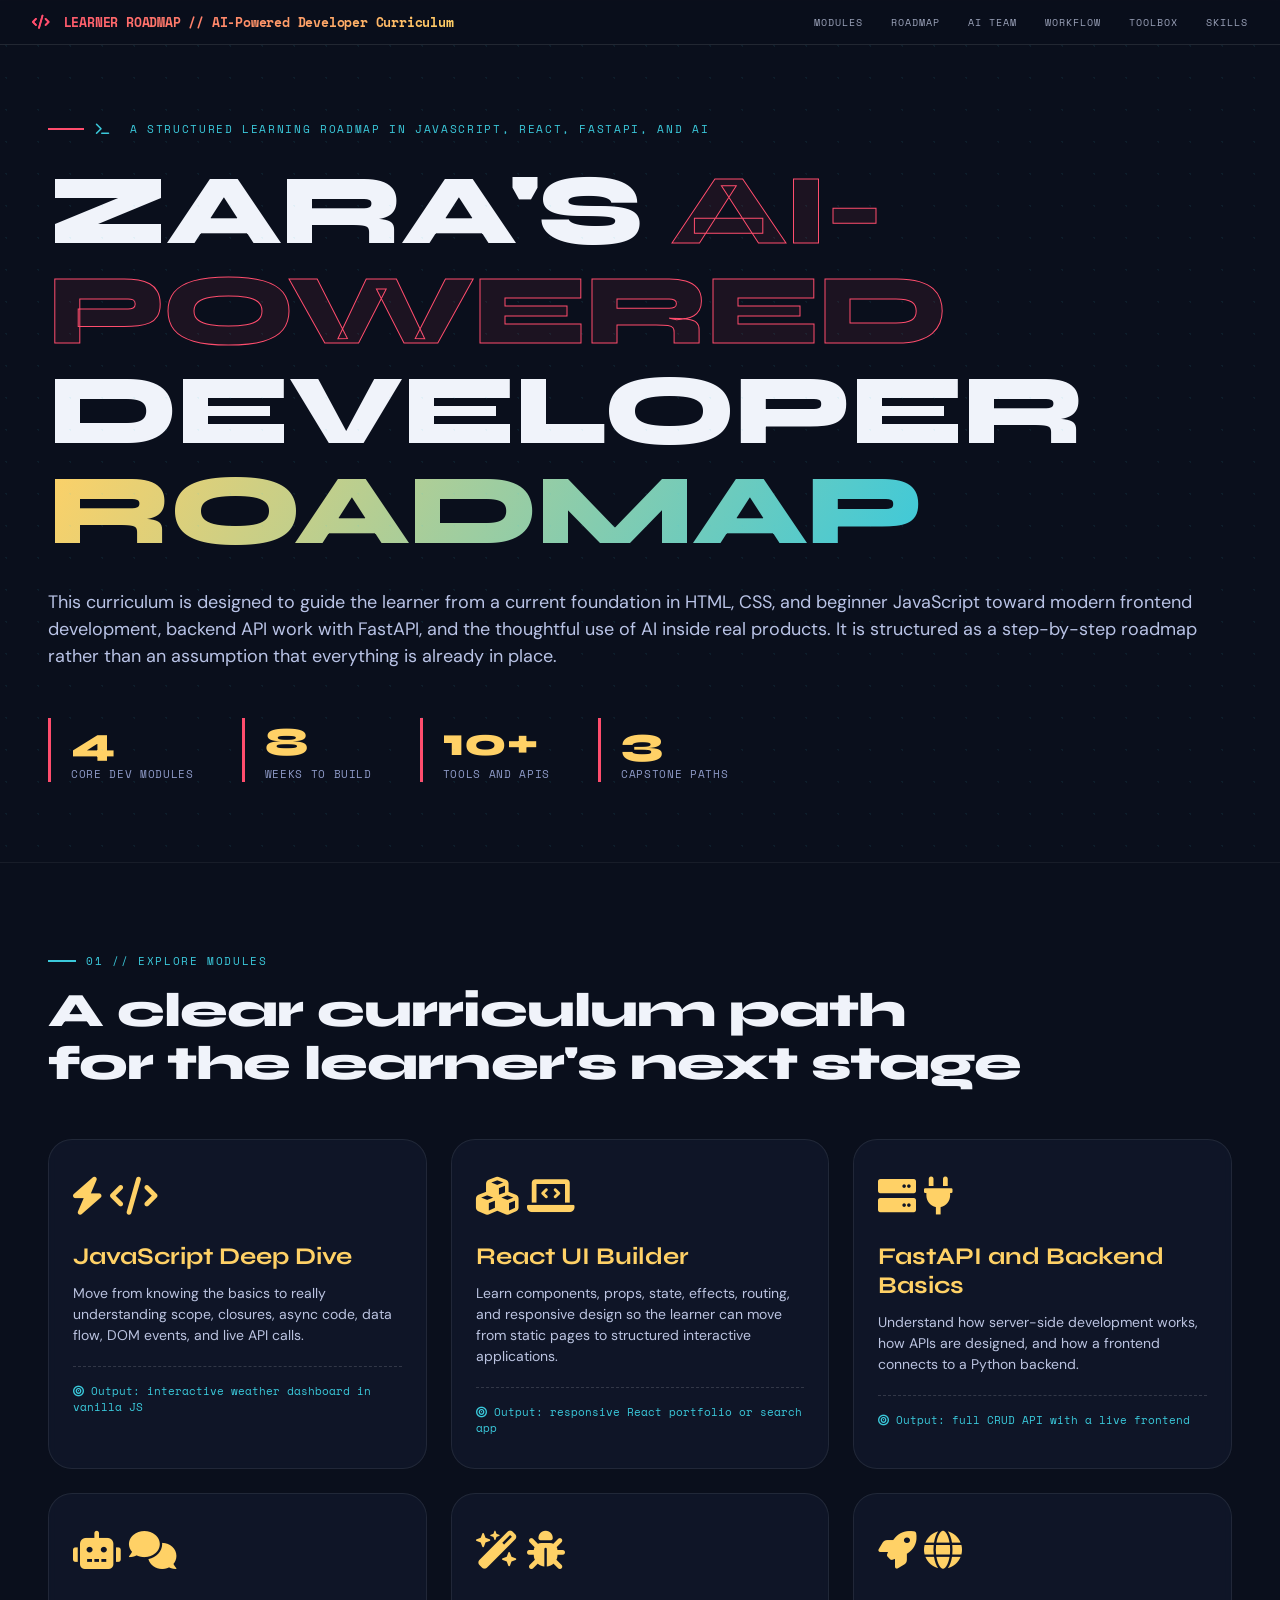
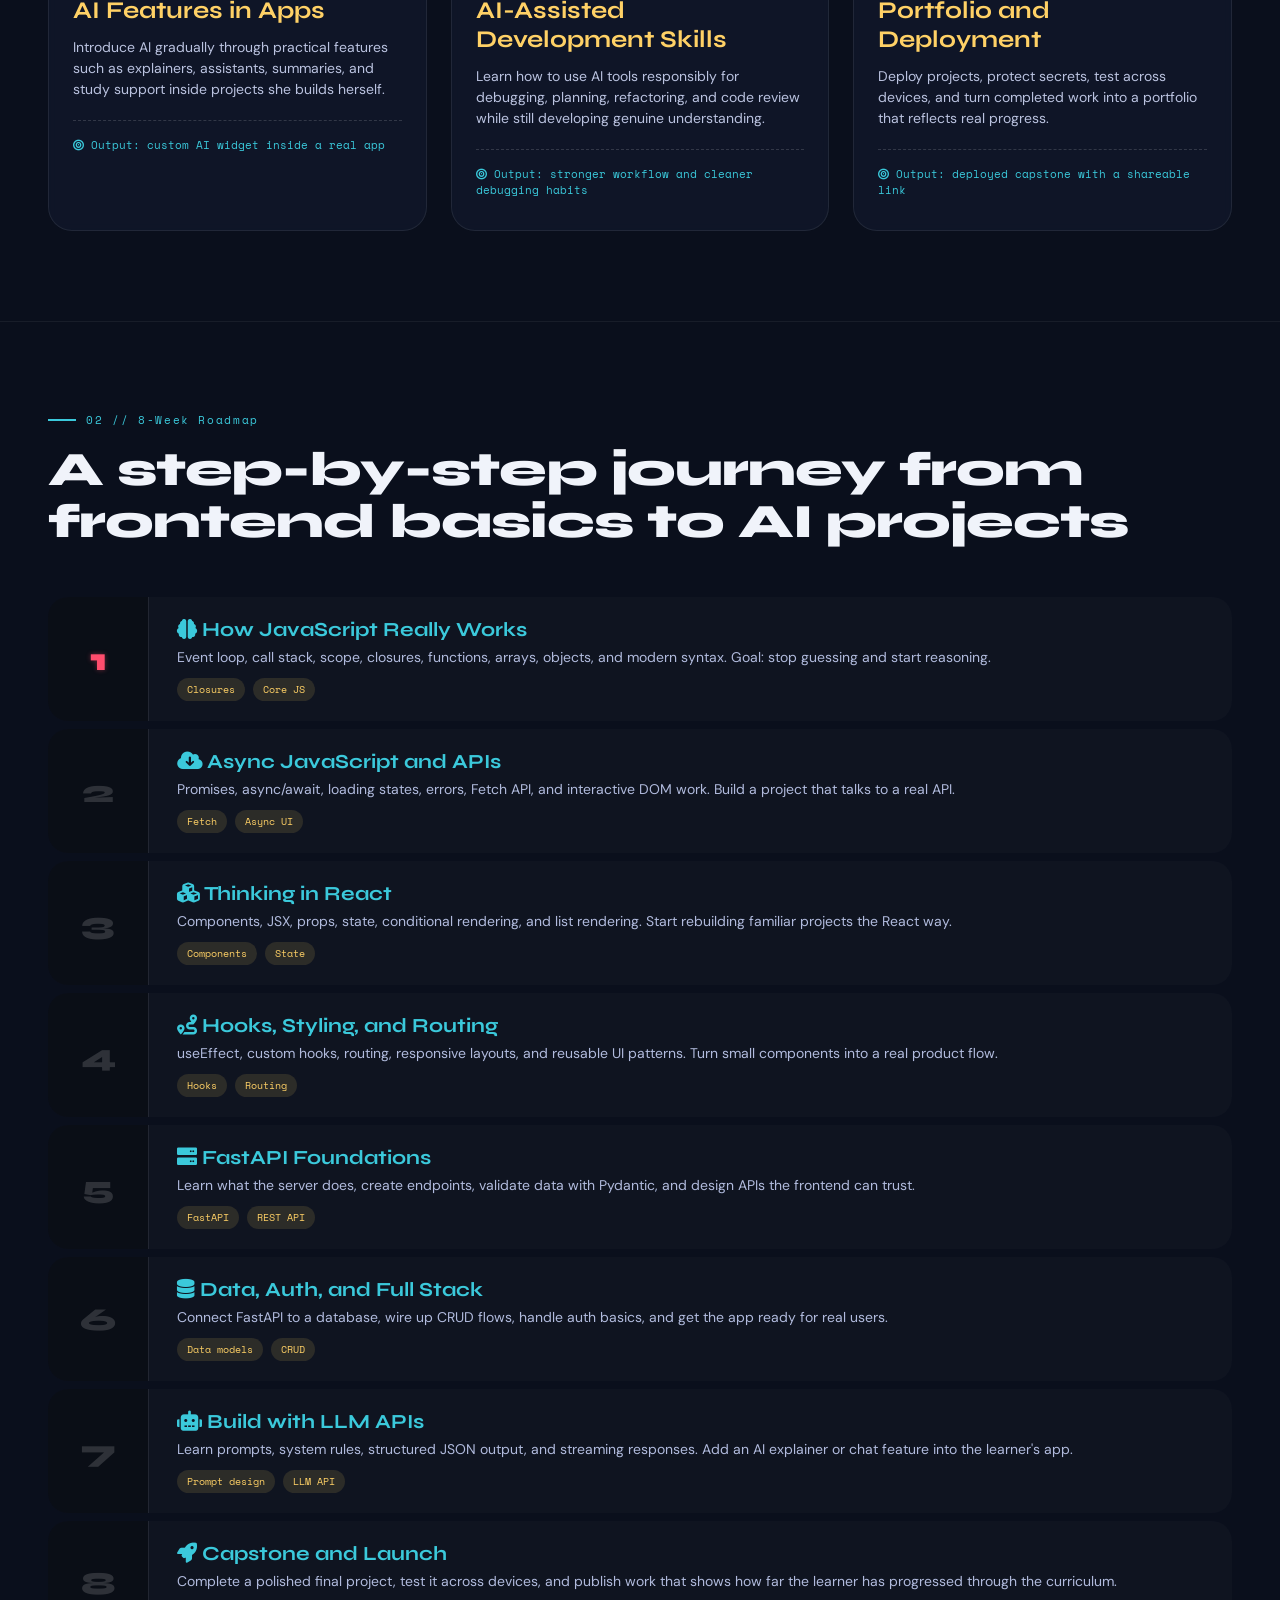
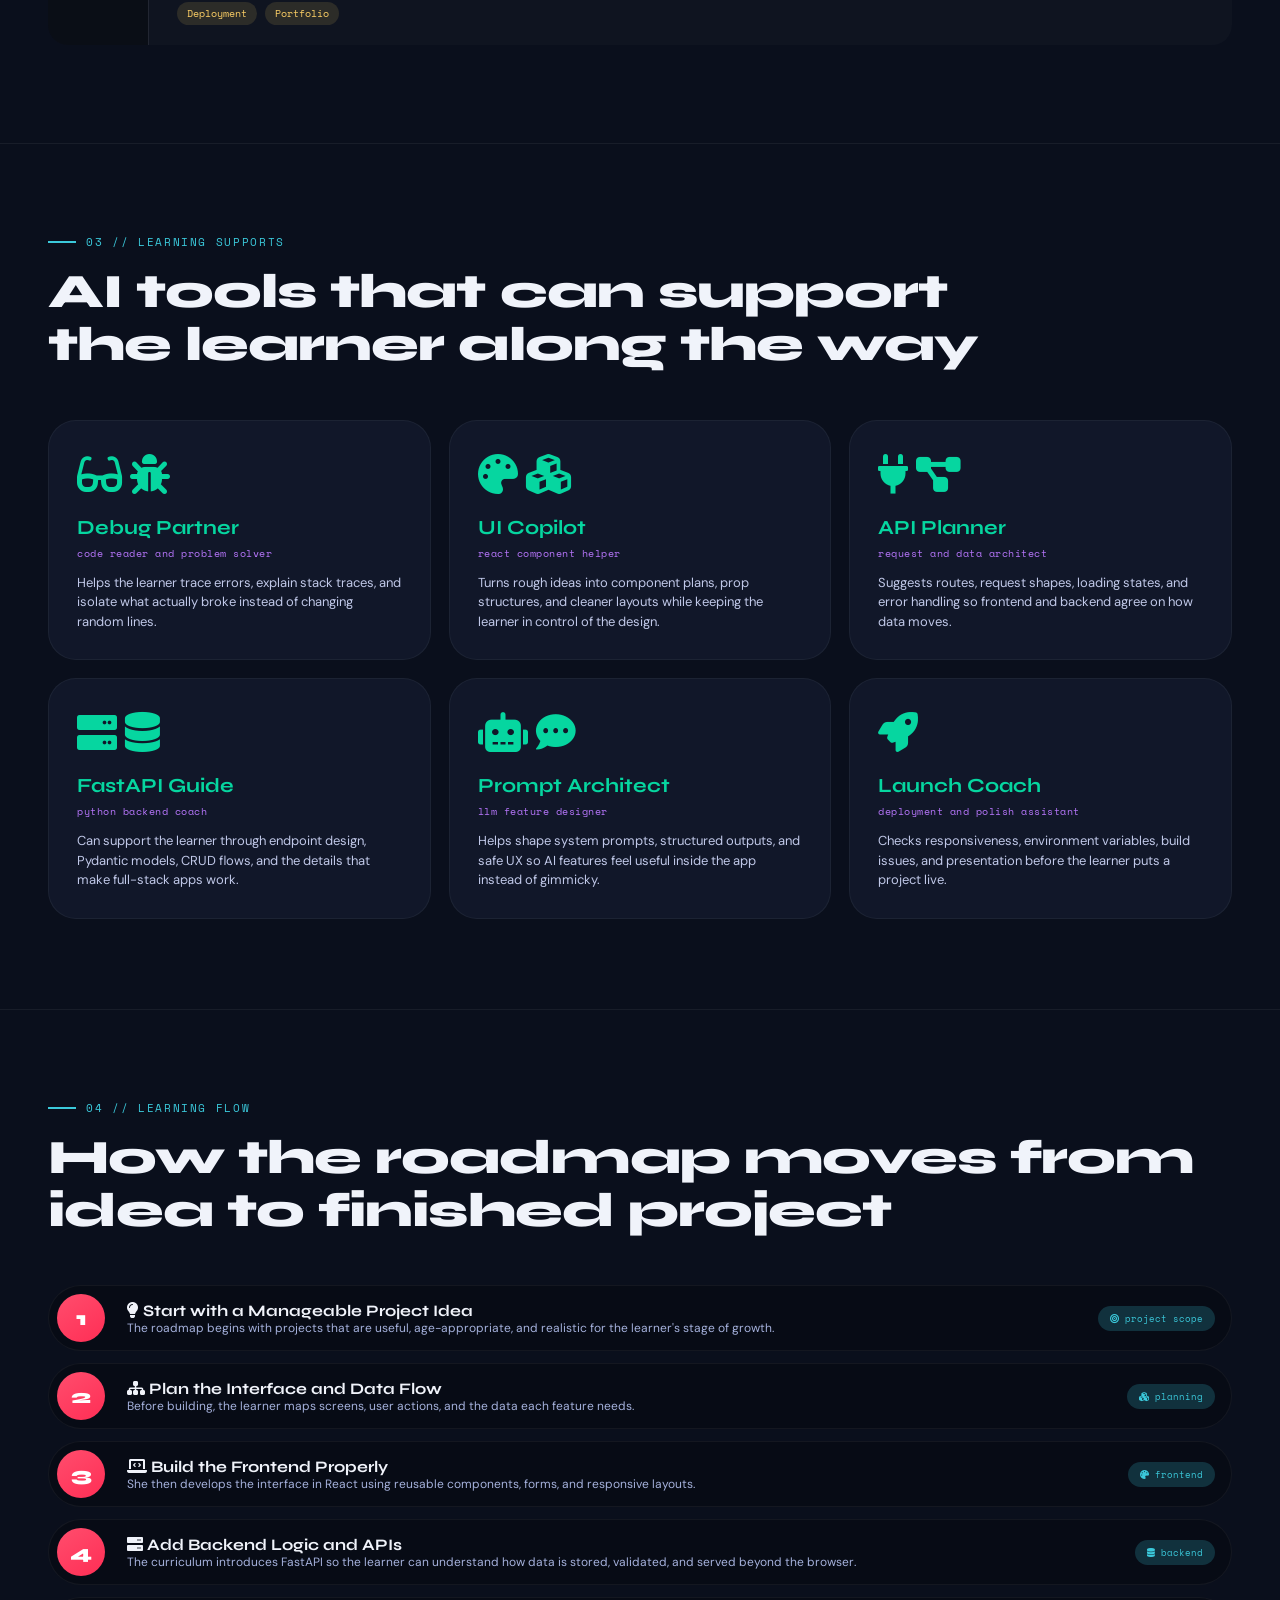
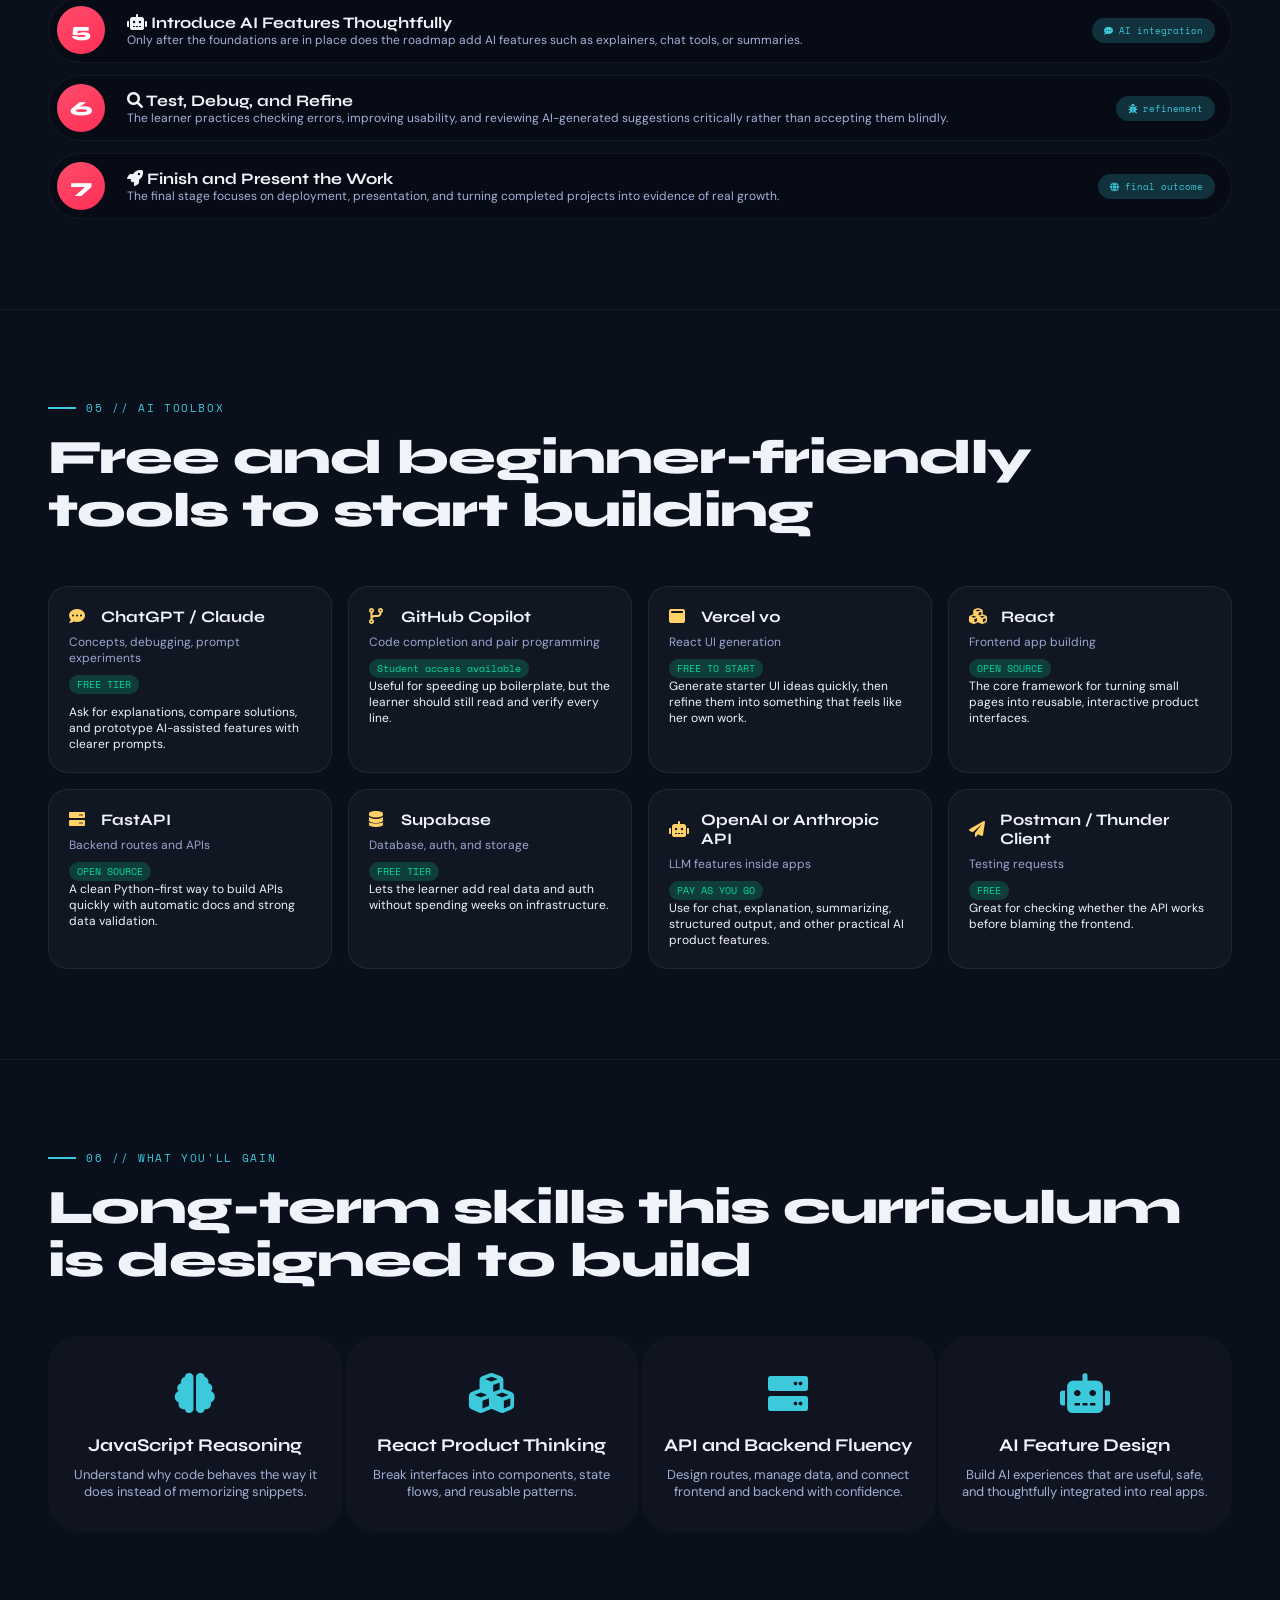
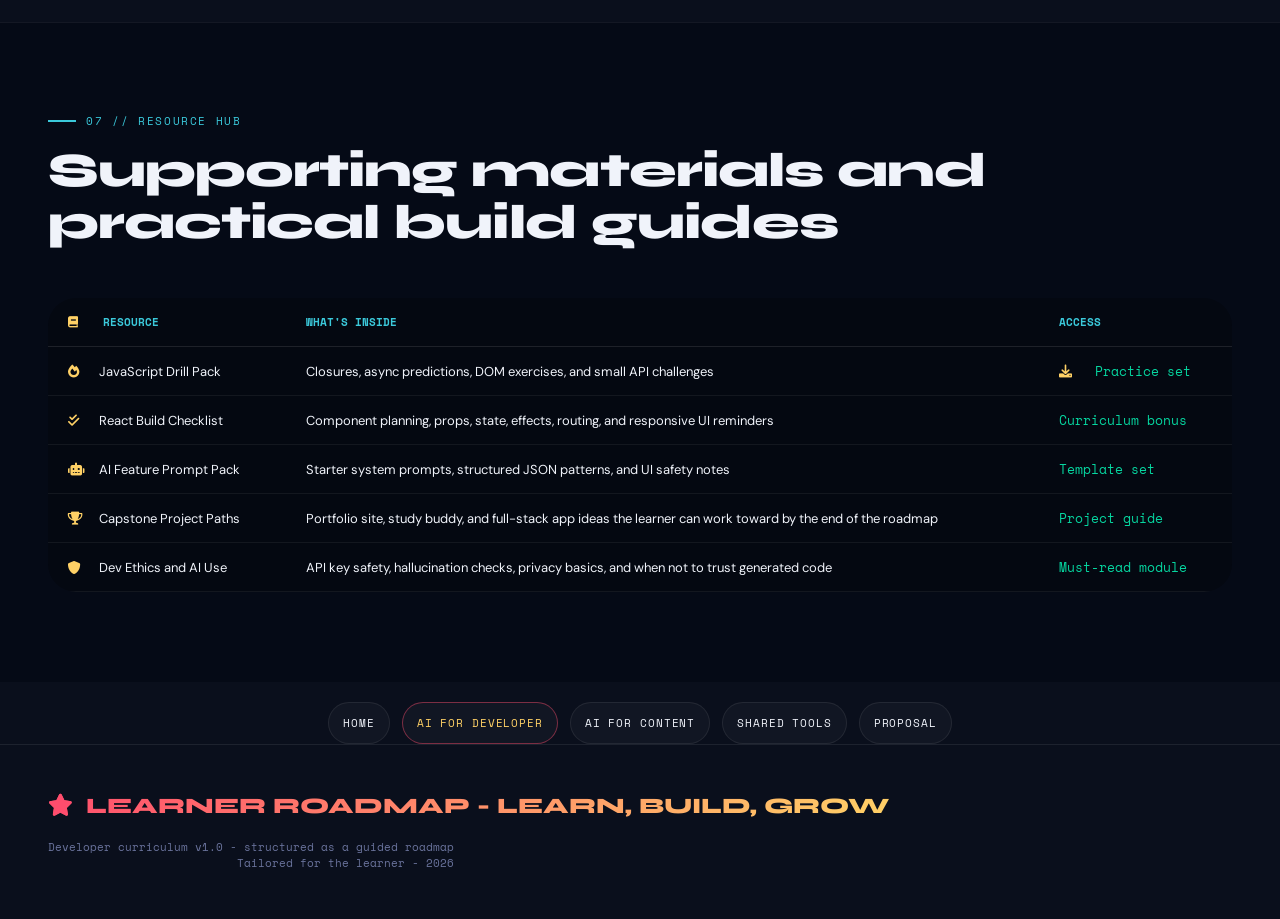
<file: ai_for_dev.html>
<!DOCTYPE html>
<html lang="en">
<head>
<meta charset="UTF-8">
<meta name="viewport" content="width=device-width, initial-scale=1.0">
<title>AI-Powered Developer Roadmap</title>
<link href="https://fonts.googleapis.com/css2?family=Space+Mono:wght@400;700&family=Syne:wght@400;600;700;800&family=DM+Sans:wght@300;400;500;700&display=swap" rel="stylesheet">
<link rel="stylesheet" href="https://cdnjs.cloudflare.com/ajax/libs/font-awesome/6.0.0-beta3/css/all.min.css">
<style>
*{margin:0;padding:0;box-sizing:border-box}
:root{
  --deep:#0a0f1c; --paper:#fefbf5; --plasma:#ff4d6d; --plasma2:#ff4d6e13; --neon:#3bc9db; --volt:#ffd166; --purple:#b977fe; --mint:#06d6a0;
  --mono:'Space Mono',monospace; --head:'Syne',sans-serif; --body:'DM Sans',sans-serif;
}
html{scroll-behavior:smooth}
body{background:var(--deep);color:#f0f3fa;font-family:var(--body);overflow-x:hidden}

nav{position:fixed;top:0;left:0;right:0;z-index:100;display:flex;align-items:center;justify-content:space-between;padding:12px 32px;background:rgba(10,15,28,0.92);backdrop-filter:blur(14px);border-bottom:1px solid rgba(255,255,255,0.1)}
.nav-logo{font-family:var(--mono);font-size:13px;font-weight:700;background:linear-gradient(135deg,var(--plasma),var(--volt));-webkit-background-clip:text;background-clip:text;color:transparent;letter-spacing:-0.2px}
.nav-logo i{margin-right:6px;background:none;-webkit-background-clip:unset;background-clip:unset;color:var(--plasma);font-size:14px}
.nav-links{display:flex;gap:28px;flex-wrap:wrap}
.nav-links a{font-family:var(--mono);font-size:10px;color:#9aa2b9;text-decoration:none;letter-spacing:0.1em;text-transform:uppercase;transition:all 0.2s}
.nav-links a:hover{color:var(--plasma)}

.hero{min-height:90vh;display:flex;flex-direction:column;justify-content:center;padding:120px 48px 80px;position:relative;overflow:hidden}
.hero-grid{position:absolute;inset:0;background-image:radial-gradient(circle at 20% 40%, rgba(59,201,219,0.08) 1px, transparent 1px);background-size:32px 32px;pointer-events:none}
.hero-tag{font-family:var(--mono);font-size:11px;color:var(--neon);letter-spacing:0.15em;margin-bottom:24px;display:flex;align-items:center;gap:12px}
.hero-tag::before{content:'';width:36px;height:2px;background:var(--plasma)}
.hero-tag i{margin-right:6px;font-size:12px}
.hero h1{font-family:var(--head);font-size:clamp(48px,9vw,100px);font-weight:800;line-height:1;letter-spacing:-0.02em;margin-bottom:28px}
.hero h1 .highlight{color:var(--plasma2);-webkit-text-stroke:1px var(--plasma);text-stroke:1px var(--plasma)}
.hero h1 .spark{background:linear-gradient(120deg,var(--volt),var(--neon));-webkit-background-clip:text;background-clip:text;color:transparent}
.hero-sub{font-size:18px;color:#b9c3e6;max-width:620px;line-height:1.5;margin-bottom:48px}
.hero-stats{display:flex;gap:48px;flex-wrap:wrap}
.stat{border-left:3px solid var(--plasma);padding-left:20px}
.stat-num{font-family:var(--head);font-size:40px;font-weight:800;color:var(--volt)}
.stat-label{font-family:var(--mono);font-size:11px;color:#8d99c6;text-transform:uppercase;letter-spacing:0.06em}

section{padding:90px 48px;border-top:1px solid rgba(255,255,255,0.06)}
.s-tag{font-family:var(--mono);font-size:11px;color:var(--neon);letter-spacing:0.15em;margin-bottom:16px;display:flex;align-items:center;gap:10px}
.s-tag::before{content:'';width:28px;height:2px;background:var(--neon)}
.s-title{font-family:var(--head);font-size:clamp(28px,5vw,48px);font-weight:800;line-height:1.1;letter-spacing:-0.02em;margin-bottom:48px}

.modules-grid{display:grid;grid-template-columns:repeat(auto-fill,minmax(280px,1fr));gap:24px}
.module-card{background:rgba(18,25,45,0.7);backdrop-filter:blur(4px);border:1px solid rgba(255,255,255,0.08);border-radius:24px;padding:32px 24px;transition:all 0.2s ease}
.module-card:hover{transform:translateY(-6px);border-color:rgba(59,201,219,0.4);background:rgba(30,40,65,0.8)}
.module-icon{font-size:38px;margin-bottom:20px;color:var(--volt)}
.module-card h3{font-family:var(--head);font-size:24px;font-weight:700;margin-bottom:12px;color:var(--volt)}
.module-desc{font-size:14px;color:#bbc3e0;line-height:1.5;margin-bottom:20px}
.module-outcome{font-family:var(--mono);font-size:11px;color:var(--neon);border-top:1px dashed rgba(255,255,255,0.15);padding-top:16px;margin-top:8px}

.weeks-track{margin-top:20px}
.week-row{display:grid;grid-template-columns:100px 1fr;gap:0;margin-bottom:8px;background:rgba(255,255,255,0.02);border-radius:20px;overflow:hidden}
.week-num{display:flex;align-items:center;justify-content:center;font-family:var(--head);font-size:32px;font-weight:800;color:rgba(255,255,255,0.15);background:rgba(0,0,0,0.3);padding:20px 12px}
.week-num.active-w{color:var(--plasma);text-shadow:0 0 5px rgba(255,77,109,0.4)}
.week-content{padding:20px 28px;border-left:1px solid rgba(255,255,255,0.08)}
.week-title{font-family:var(--head);font-size:20px;font-weight:700;color:var(--neon);margin-bottom:6px}
.week-desc{font-size:14px;color:#b1bbdd;margin-bottom:12px}
.week-skills{display:flex;flex-wrap:wrap;gap:8px}
.skill-badge{font-family:var(--mono);font-size:10px;background:rgba(255,209,102,0.12);color:var(--volt);padding:4px 10px;border-radius:40px}

.agents-grid{display:grid;grid-template-columns:repeat(3,1fr);gap:18px}
.agent-card{padding:28px;background:rgba(20,28,48,0.7);border-radius:28px;border:1px solid rgba(255,255,255,0.05);transition:all 0.2s}
.agent-card:hover{background:rgba(40,55,85,0.6);border-color:var(--purple)}
.agent-icon{font-size:40px;margin-bottom:14px;color:var(--mint)}
.agent-name{font-family:var(--head);font-size:20px;font-weight:700;color:var(--mint);margin-bottom:6px}
.agent-job{font-family:var(--mono);font-size:10px;color:var(--purple);letter-spacing:0.05em;margin-bottom:12px}
.agent-desc{font-size:13px;color:#c0c8e8;line-height:1.5}

.wf-list{display:flex;flex-direction:column;gap:12px}
.wf-step{display:grid;grid-template-columns:70px 1fr auto;background:rgba(0,0,0,0.25);border-radius:48px;align-items:center;padding:8px 16px 8px 8px;border:1px solid rgba(255,255,255,0.05)}
.wf-num-circle{width:48px;height:48px;background:linear-gradient(145deg,var(--plasma),#ff2e55);border-radius:40px;display:flex;align-items:center;justify-content:center;font-weight:800;font-family:var(--head);font-size:20px;color:white}
.wf-text h4{font-family:var(--head);font-size:16px;font-weight:700}
.wf-text p{font-size:12px;color:#a5b1dc}
.wf-badge{font-family:var(--mono);font-size:9px;background:rgba(59,201,219,0.2);color:var(--neon);padding:6px 12px;border-radius:30px}

.tool-grid{display:grid;grid-template-columns:repeat(4,1fr);gap:16px}
.tool-card{background:rgba(255,255,255,0.03);border-radius:20px;padding:20px;border:1px solid rgba(255,255,255,0.07)}
.tool-card h4{font-family:var(--head);font-size:16px;font-weight:700;margin-bottom:6px;display:flex;align-items:center;gap:8px}
.tool-card h4 i{color:var(--volt);width:24px}
.tool-for{font-size:12px;color:#9aa6cf;margin:8px 0 6px}
.free-badge{font-size:9px;background:rgba(6,214,160,0.2);color:var(--mint);padding:2px 8px;border-radius:30px;display:inline-block}

.skill-grid{display:grid;grid-template-columns:repeat(4,1fr);gap:2px}
.skill-card{text-align:center;padding:32px 18px;background:rgba(255,255,255,0.02);border-radius:32px}
.skill-icon{font-size:40px;margin-bottom:14px;color:var(--neon)}
.skill-card h4{font-family:var(--head);font-size:18px;font-weight:700}
.skill-card p{font-size:13px;color:#a2afd5;margin-top:10px}

.resource-table{width:100%;border-collapse:collapse;background:rgba(0,0,0,0.25);border-radius:28px;overflow:hidden}
.resource-table th{font-family:var(--mono);font-size:11px;color:var(--neon);text-align:left;padding:16px 20px;border-bottom:1px solid rgba(255,255,255,0.1)}
.resource-table td{padding:14px 20px;border-bottom:1px solid rgba(255,255,255,0.06);font-size:13px}
.free-tag{color:var(--mint);font-family:var(--mono);font-size:10px}
.resource-table i{margin-right:8px;color:var(--volt);width:20px}

footer{padding:48px;border-top:1px solid rgba(255,255,255,0.08);display:flex;justify-content:space-between;flex-wrap:wrap;gap:20px}
.footer-logo{font-family:var(--head);font-size:22px;font-weight:800;background:linear-gradient(135deg,var(--plasma),var(--volt));-webkit-background-clip:text;background-clip:text;color:transparent}
.footer-logo i{margin-right:6px;color:var(--plasma);background:none;-webkit-background-clip:unset}
.footer-meta{font-family:var(--mono);font-size:11px;color:#6a739c;text-align:right}

.fade-in{opacity:0;transform:translateY(16px);transition:opacity 0.5s ease,transform 0.5s ease}
.fade-in.visible{opacity:1;transform:translateY(0)}

@media(max-width:900px){
  .agents-grid,.tool-grid,.skill-grid{grid-template-columns:1fr}
  .week-row{grid-template-columns:1fr}
  .week-num{padding:12px}
  .wf-step{grid-template-columns:1fr;gap:12px;border-radius:32px;padding:16px}
  .wf-num-circle{margin-right:auto}
  section{padding:60px 24px}
  .hero{padding:100px 24px 60px}
  nav .nav-links{display:none}
}
</style>
<link rel="stylesheet" href="shared-responsive.css">
</head>
<body>

<nav>
  <div class="nav-logo"><i class="fas fa-code"></i> LEARNER ROADMAP // AI-Powered Developer Curriculum</div>

  <div class="nav-links">
    <a href="#modules">Modules</a>
    <a href="#roadmap">Roadmap</a>
    <a href="#aiagents">AI Team</a>
    <a href="#workflow">Workflow</a>
    <a href="#toolbox">Toolbox</a>
    <a href="#skills">Skills</a>
  </div>
</nav>

<section class="hero">
  <div class="hero-grid"></div>
  <div class="hero-tag"><i class="fas fa-terminal"></i> A STRUCTURED LEARNING ROADMAP IN JAVASCRIPT, REACT, FASTAPI, AND AI</div>
  <h1>
    <div>ZARA'S<span class="highlight"> AI-POWERED</span></div>
    <div>DEVELOPER <span class="spark">ROADMAP</span></div>
  </h1>
  <p class="hero-sub">This curriculum is designed to guide the learner from a current foundation in HTML, CSS, and beginner JavaScript toward modern frontend development, backend API work with FastAPI, and the thoughtful use of AI inside real products. It is structured as a step-by-step roadmap rather than an assumption that everything is already in place.</p>
  <div class="hero-stats">
    <div class="stat"><div class="stat-num">4</div><div class="stat-label">Core Dev Modules</div></div>
    <div class="stat"><div class="stat-num">8</div><div class="stat-label">Weeks to Build</div></div>
    <div class="stat"><div class="stat-num">10+</div><div class="stat-label">Tools and APIs</div></div>
    <div class="stat"><div class="stat-num">3</div><div class="stat-label">Capstone Paths</div></div>
  </div>
</section>

<section id="modules">
  <div class="s-tag">01 // EXPLORE MODULES</div>
  <h2 class="s-title">A clear curriculum path<br>for the learner's next stage</h2>
  <div class="modules-grid fade-in">
    <div class="module-card"><div class="module-icon"><i class="fas fa-bolt"></i> <i class="fas fa-code"></i></div><h3>JavaScript Deep Dive</h3><div class="module-desc">Move from knowing the basics to really understanding scope, closures, async code, data flow, DOM events, and live API calls.</div><div class="module-outcome"><i class="fas fa-bullseye"></i> Output: interactive weather dashboard in vanilla JS</div></div>
    <div class="module-card"><div class="module-icon"><i class="fas fa-cubes"></i> <i class="fas fa-laptop-code"></i></div><h3>React UI Builder</h3><div class="module-desc">Learn components, props, state, effects, routing, and responsive design so the learner can move from static pages to structured interactive applications.</div><div class="module-outcome"><i class="fas fa-bullseye"></i> Output: responsive React portfolio or search app</div></div>
    <div class="module-card"><div class="module-icon"><i class="fas fa-server"></i> <i class="fas fa-plug"></i></div><h3>FastAPI and Backend Basics</h3><div class="module-desc">Understand how server-side development works, how APIs are designed, and how a frontend connects to a Python backend.</div><div class="module-outcome"><i class="fas fa-bullseye"></i> Output: full CRUD API with a live frontend</div></div>
    <div class="module-card"><div class="module-icon"><i class="fas fa-robot"></i> <i class="fas fa-comments"></i></div><h3>AI Features in Apps</h3><div class="module-desc">Introduce AI gradually through practical features such as explainers, assistants, summaries, and study support inside projects she builds herself.</div><div class="module-outcome"><i class="fas fa-bullseye"></i> Output: custom AI widget inside a real app</div></div>
    <div class="module-card"><div class="module-icon"><i class="fas fa-wand-magic-sparkles"></i> <i class="fas fa-bug"></i></div><h3>AI-Assisted Development Skills</h3><div class="module-desc">Learn how to use AI tools responsibly for debugging, planning, refactoring, and code review while still developing genuine understanding.</div><div class="module-outcome"><i class="fas fa-bullseye"></i> Output: stronger workflow and cleaner debugging habits</div></div>
    <div class="module-card"><div class="module-icon"><i class="fas fa-rocket"></i> <i class="fas fa-globe"></i></div><h3>Portfolio and Deployment</h3><div class="module-desc">Deploy projects, protect secrets, test across devices, and turn completed work into a portfolio that reflects real progress.</div><div class="module-outcome"><i class="fas fa-bullseye"></i> Output: deployed capstone with a shareable link</div></div>
  </div>
</section>

<section id="roadmap">
  <div class="s-tag">02 // 8-Week Roadmap</div>
  <h2 class="s-title">A step-by-step journey from<br>frontend basics to AI projects</h2>
  <div class="weeks-track fade-in">
    <div class="week-row"><div class="week-num active-w">1</div><div class="week-content"><div class="week-title"><i class="fas fa-brain"></i> How JavaScript Really Works</div><div class="week-desc">Event loop, call stack, scope, closures, functions, arrays, objects, and modern syntax. Goal: stop guessing and start reasoning.</div><div class="week-skills"><span class="skill-badge">Closures</span><span class="skill-badge">Core JS</span></div></div></div>
    <div class="week-row"><div class="week-num">2</div><div class="week-content"><div class="week-title"><i class="fas fa-cloud-arrow-down"></i> Async JavaScript and APIs</div><div class="week-desc">Promises, async/await, loading states, errors, Fetch API, and interactive DOM work. Build a project that talks to a real API.</div><div class="week-skills"><span class="skill-badge">Fetch</span><span class="skill-badge">Async UI</span></div></div></div>
    <div class="week-row"><div class="week-num">3</div><div class="week-content"><div class="week-title"><i class="fas fa-cubes"></i> Thinking in React</div><div class="week-desc">Components, JSX, props, state, conditional rendering, and list rendering. Start rebuilding familiar projects the React way.</div><div class="week-skills"><span class="skill-badge">Components</span><span class="skill-badge">State</span></div></div></div>
    <div class="week-row"><div class="week-num">4</div><div class="week-content"><div class="week-title"><i class="fas fa-route"></i> Hooks, Styling, and Routing</div><div class="week-desc">useEffect, custom hooks, routing, responsive layouts, and reusable UI patterns. Turn small components into a real product flow.</div><div class="week-skills"><span class="skill-badge">Hooks</span><span class="skill-badge">Routing</span></div></div></div>
    <div class="week-row"><div class="week-num">5</div><div class="week-content"><div class="week-title"><i class="fas fa-server"></i> FastAPI Foundations</div><div class="week-desc">Learn what the server does, create endpoints, validate data with Pydantic, and design APIs the frontend can trust.</div><div class="week-skills"><span class="skill-badge">FastAPI</span><span class="skill-badge">REST API</span></div></div></div>
    <div class="week-row"><div class="week-num">6</div><div class="week-content"><div class="week-title"><i class="fas fa-database"></i> Data, Auth, and Full Stack</div><div class="week-desc">Connect FastAPI to a database, wire up CRUD flows, handle auth basics, and get the app ready for real users.</div><div class="week-skills"><span class="skill-badge">Data models</span><span class="skill-badge">CRUD</span></div></div></div>
    <div class="week-row"><div class="week-num">7</div><div class="week-content"><div class="week-title"><i class="fas fa-robot"></i> Build with LLM APIs</div><div class="week-desc">Learn prompts, system rules, structured JSON output, and streaming responses. Add an AI explainer or chat feature into the learner's app.</div><div class="week-skills"><span class="skill-badge">Prompt design</span><span class="skill-badge">LLM API</span></div></div></div>
    <div class="week-row"><div class="week-num">8</div><div class="week-content"><div class="week-title"><i class="fas fa-rocket"></i> Capstone and Launch</div><div class="week-desc">Complete a polished final project, test it across devices, and publish work that shows how far the learner has progressed through the curriculum.</div><div class="week-skills"><span class="skill-badge">Deployment</span><span class="skill-badge">Portfolio</span></div></div></div>
  </div>
</section>

<section id="aiagents">
  <div class="s-tag">03 // LEARNING SUPPORTS</div>
  <h2 class="s-title">AI tools that can support<br>the learner along the way</h2>
  <div class="agents-grid fade-in">
    <div class="agent-card"><div class="agent-icon"><i class="fas fa-glasses"></i> <i class="fas fa-bug"></i></div><div class="agent-name">Debug Partner</div><div class="agent-job">code reader and problem solver</div><div class="agent-desc">Helps the learner trace errors, explain stack traces, and isolate what actually broke instead of changing random lines.</div></div>
    <div class="agent-card"><div class="agent-icon"><i class="fas fa-palette"></i> <i class="fas fa-cubes"></i></div><div class="agent-name">UI Copilot</div><div class="agent-job">react component helper</div><div class="agent-desc">Turns rough ideas into component plans, prop structures, and cleaner layouts while keeping the learner in control of the design.</div></div>
    <div class="agent-card"><div class="agent-icon"><i class="fas fa-plug"></i> <i class="fas fa-diagram-project"></i></div><div class="agent-name">API Planner</div><div class="agent-job">request and data architect</div><div class="agent-desc">Suggests routes, request shapes, loading states, and error handling so frontend and backend agree on how data moves.</div></div>
    <div class="agent-card"><div class="agent-icon"><i class="fas fa-server"></i> <i class="fas fa-database"></i></div><div class="agent-name">FastAPI Guide</div><div class="agent-job">python backend coach</div><div class="agent-desc">Can support the learner through endpoint design, Pydantic models, CRUD flows, and the details that make full-stack apps work.</div></div>
    <div class="agent-card"><div class="agent-icon"><i class="fas fa-robot"></i> <i class="fas fa-comment-dots"></i></div><div class="agent-name">Prompt Architect</div><div class="agent-job">llm feature designer</div><div class="agent-desc">Helps shape system prompts, structured outputs, and safe UX so AI features feel useful inside the app instead of gimmicky.</div></div>
    <div class="agent-card"><div class="agent-icon"><i class="fas fa-rocket"></i> <i class="fas fa-shield-halved"></i></div><div class="agent-name">Launch Coach</div><div class="agent-job">deployment and polish assistant</div><div class="agent-desc">Checks responsiveness, environment variables, build issues, and presentation before the learner puts a project live.</div></div>
  </div>
</section>

<section id="workflow">
  <div class="s-tag">04 // LEARNING FLOW</div>
  <h2 class="s-title">How the roadmap moves from<br>idea to finished project</h2>
  <div class="wf-list fade-in">
    <div class="wf-step"><div class="wf-num-circle">1</div><div class="wf-text"><h4><i class="fas fa-lightbulb"></i> Start with a Manageable Project Idea</h4><p>The roadmap begins with projects that are useful, age-appropriate, and realistic for the learner's stage of growth.</p></div><div class="wf-badge"><i class="fas fa-bullseye"></i> project scope</div></div>
    <div class="wf-step"><div class="wf-num-circle">2</div><div class="wf-text"><h4><i class="fas fa-sitemap"></i> Plan the Interface and Data Flow</h4><p>Before building, the learner maps screens, user actions, and the data each feature needs.</p></div><div class="wf-badge"><i class="fas fa-cubes"></i> planning</div></div>
    <div class="wf-step"><div class="wf-num-circle">3</div><div class="wf-text"><h4><i class="fas fa-laptop-code"></i> Build the Frontend Properly</h4><p>She then develops the interface in React using reusable components, forms, and responsive layouts.</p></div><div class="wf-badge"><i class="fas fa-palette"></i> frontend</div></div>
    <div class="wf-step"><div class="wf-num-circle">4</div><div class="wf-text"><h4><i class="fas fa-server"></i> Add Backend Logic and APIs</h4><p>The curriculum introduces FastAPI so the learner can understand how data is stored, validated, and served beyond the browser.</p></div><div class="wf-badge"><i class="fas fa-database"></i> backend</div></div>
    <div class="wf-step"><div class="wf-num-circle">5</div><div class="wf-text"><h4><i class="fas fa-robot"></i> Introduce AI Features Thoughtfully</h4><p>Only after the foundations are in place does the roadmap add AI features such as explainers, chat tools, or summaries.</p></div><div class="wf-badge"><i class="fas fa-comment-dots"></i> AI integration</div></div>
    <div class="wf-step"><div class="wf-num-circle">6</div><div class="wf-text"><h4><i class="fas fa-magnifying-glass"></i> Test, Debug, and Refine</h4><p>The learner practices checking errors, improving usability, and reviewing AI-generated suggestions critically rather than accepting them blindly.</p></div><div class="wf-badge"><i class="fas fa-bug"></i> refinement</div></div>
    <div class="wf-step"><div class="wf-num-circle">7</div><div class="wf-text"><h4><i class="fas fa-rocket"></i> Finish and Present the Work</h4><p>The final stage focuses on deployment, presentation, and turning completed projects into evidence of real growth.</p></div><div class="wf-badge"><i class="fas fa-globe"></i> final outcome</div></div>
  </div>
</section>

<section id="toolbox">
  <div class="s-tag">05 // AI TOOLBOX</div>
  <h2 class="s-title">Free and beginner-friendly<br>tools to start building</h2>
  <div class="tool-grid fade-in">
    <div class="tool-card"><h4><i class="fas fa-comment-dots"></i> ChatGPT / Claude</h4><div class="tool-for">Concepts, debugging, prompt experiments</div><div class="free-badge free-tag">FREE TIER</div><div style="font-size:12px; margin-top:10px;">Ask for explanations, compare solutions, and prototype AI-assisted features with clearer prompts.</div></div>
    <div class="tool-card"><h4><i class="fas fa-code-branch"></i> GitHub Copilot</h4><div class="tool-for">Code completion and pair programming</div><div class="free-badge free-tag">Student access available</div><div style="font-size:12px;">Useful for speeding up boilerplate, but the learner should still read and verify every line.</div></div>
    <div class="tool-card"><h4><i class="fas fa-window-maximize"></i> Vercel v0</h4><div class="tool-for">React UI generation</div><div class="free-badge free-tag">FREE TO START</div><div style="font-size:12px;">Generate starter UI ideas quickly, then refine them into something that feels like her own work.</div></div>
    <div class="tool-card"><h4><i class="fas fa-cubes"></i> React</h4><div class="tool-for">Frontend app building</div><div class="free-badge free-tag">OPEN SOURCE</div><div style="font-size:12px;">The core framework for turning small pages into reusable, interactive product interfaces.</div></div>
    <div class="tool-card"><h4><i class="fas fa-server"></i> FastAPI</h4><div class="tool-for">Backend routes and APIs</div><div class="free-badge free-tag">OPEN SOURCE</div><div style="font-size:12px;">A clean Python-first way to build APIs quickly with automatic docs and strong data validation.</div></div>
    <div class="tool-card"><h4><i class="fas fa-database"></i> Supabase</h4><div class="tool-for">Database, auth, and storage</div><div class="free-badge free-tag">FREE TIER</div><div style="font-size:12px;">Lets the learner add real data and auth without spending weeks on infrastructure.</div></div>
    <div class="tool-card"><h4><i class="fas fa-robot"></i> OpenAI or Anthropic API</h4><div class="tool-for">LLM features inside apps</div><div class="free-badge free-tag">PAY AS YOU GO</div><div style="font-size:12px;">Use for chat, explanation, summarizing, structured output, and other practical AI product features.</div></div>
    <div class="tool-card"><h4><i class="fas fa-paper-plane"></i> Postman / Thunder Client</h4><div class="tool-for">Testing requests</div><div class="free-badge free-tag">FREE</div><div style="font-size:12px;">Great for checking whether the API works before blaming the frontend.</div></div>
  </div>
</section>

<section id="skills">
  <div class="s-tag">06 // WHAT YOU'LL GAIN</div>
  <h2 class="s-title">Long-term skills this curriculum<br>is designed to build</h2>
  <div class="skill-grid fade-in">
    <div class="skill-card"><div class="skill-icon"><i class="fas fa-brain"></i></div><h4>JavaScript Reasoning</h4><p>Understand why code behaves the way it does instead of memorizing snippets.</p></div>
    <div class="skill-card"><div class="skill-icon"><i class="fas fa-cubes"></i></div><h4>React Product Thinking</h4><p>Break interfaces into components, state flows, and reusable patterns.</p></div>
    <div class="skill-card"><div class="skill-icon"><i class="fas fa-server"></i></div><h4>API and Backend Fluency</h4><p>Design routes, manage data, and connect frontend and backend with confidence.</p></div>
    <div class="skill-card"><div class="skill-icon"><i class="fas fa-robot"></i></div><h4>AI Feature Design</h4><p>Build AI experiences that are useful, safe, and thoughtfully integrated into real apps.</p></div>
  </div>
</section>

<section id="resources" style="background:#050a16">
  <div class="s-tag">07 // RESOURCE HUB</div>
  <h2 class="s-title">Supporting materials and<br>practical build guides</h2>
  <table class="resource-table fade-in">
    <thead><tr><th><i class="fas fa-book"></i> RESOURCE</th><th>WHAT'S INSIDE</th><th>ACCESS</th></tr></thead>
    <tbody>
      <tr><td><i class="fas fa-fire"></i> JavaScript Drill Pack</td><td>Closures, async predictions, DOM exercises, and small API challenges</td><td class="free-tag"><i class="fas fa-download"></i> Practice set</td></tr>
      <tr><td><i class="fas fa-check-double"></i> React Build Checklist</td><td>Component planning, props, state, effects, routing, and responsive UI reminders</td><td class="free-tag">Curriculum bonus</td></tr>
      <tr><td><i class="fas fa-robot"></i> AI Feature Prompt Pack</td><td>Starter system prompts, structured JSON patterns, and UI safety notes</td><td class="free-tag">Template set</td></tr>
      <tr><td><i class="fas fa-trophy"></i> Capstone Project Paths</td><td>Portfolio site, study buddy, and full-stack app ideas the learner can work toward by the end of the roadmap</td><td class="free-tag">Project guide</td></tr>
      <tr><td><i class="fas fa-shield-alt"></i> Dev Ethics and AI Use</td><td>API key safety, hallucination checks, privacy basics, and when not to trust generated code</td><td class="free-tag">Must-read module</td></tr>
    </tbody>
  </table>
</section>

<div class="footer-tab-nav" aria-label="Site links">
  <a class="footer-tab-link" href="index.html">Home</a>
  <a class="footer-tab-link is-active" href="ai_for_dev.html">AI for Developer</a>
  <a class="footer-tab-link" href="ai_for_story.html">AI for Content</a>
  <a class="footer-tab-link" href="ai_tools.html">Shared Tools</a>
  <a class="footer-tab-link" href="proposal.html">Proposal</a>
</div>

<footer>
  <div class="footer-logo"><i class="fas fa-star"></i> LEARNER ROADMAP - LEARN, BUILD, GROW</div>
  <div class="footer-meta">
    Developer curriculum v1.0 - structured as a guided roadmap<br>
    Tailored for the learner - 2026
  </div>
</footer>

<script>
const observer = new IntersectionObserver((entries) => {
  entries.forEach(entry => { if(entry.isIntersecting) entry.target.classList.add('visible'); });
}, { threshold: 0.15 });
document.querySelectorAll('.fade-in').forEach(el => observer.observe(el));
</script>
</body>
</html>
</file>
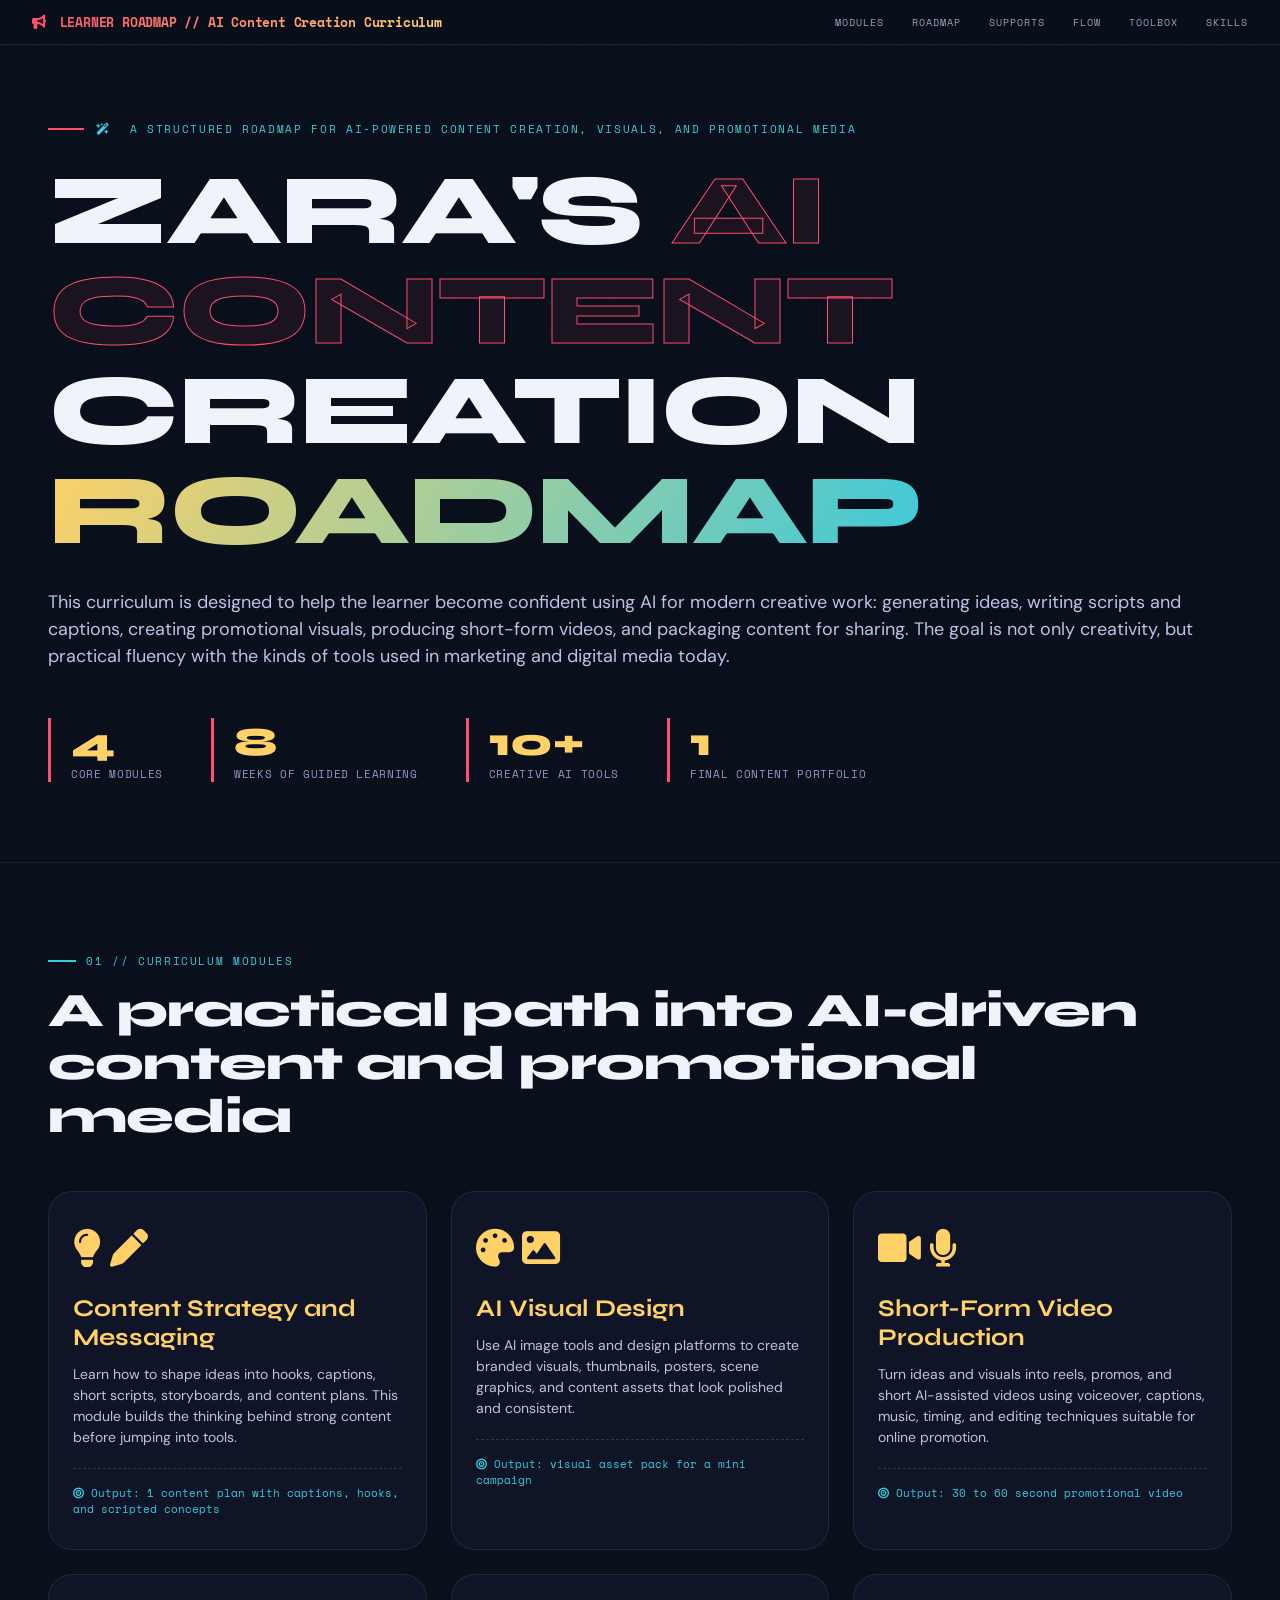
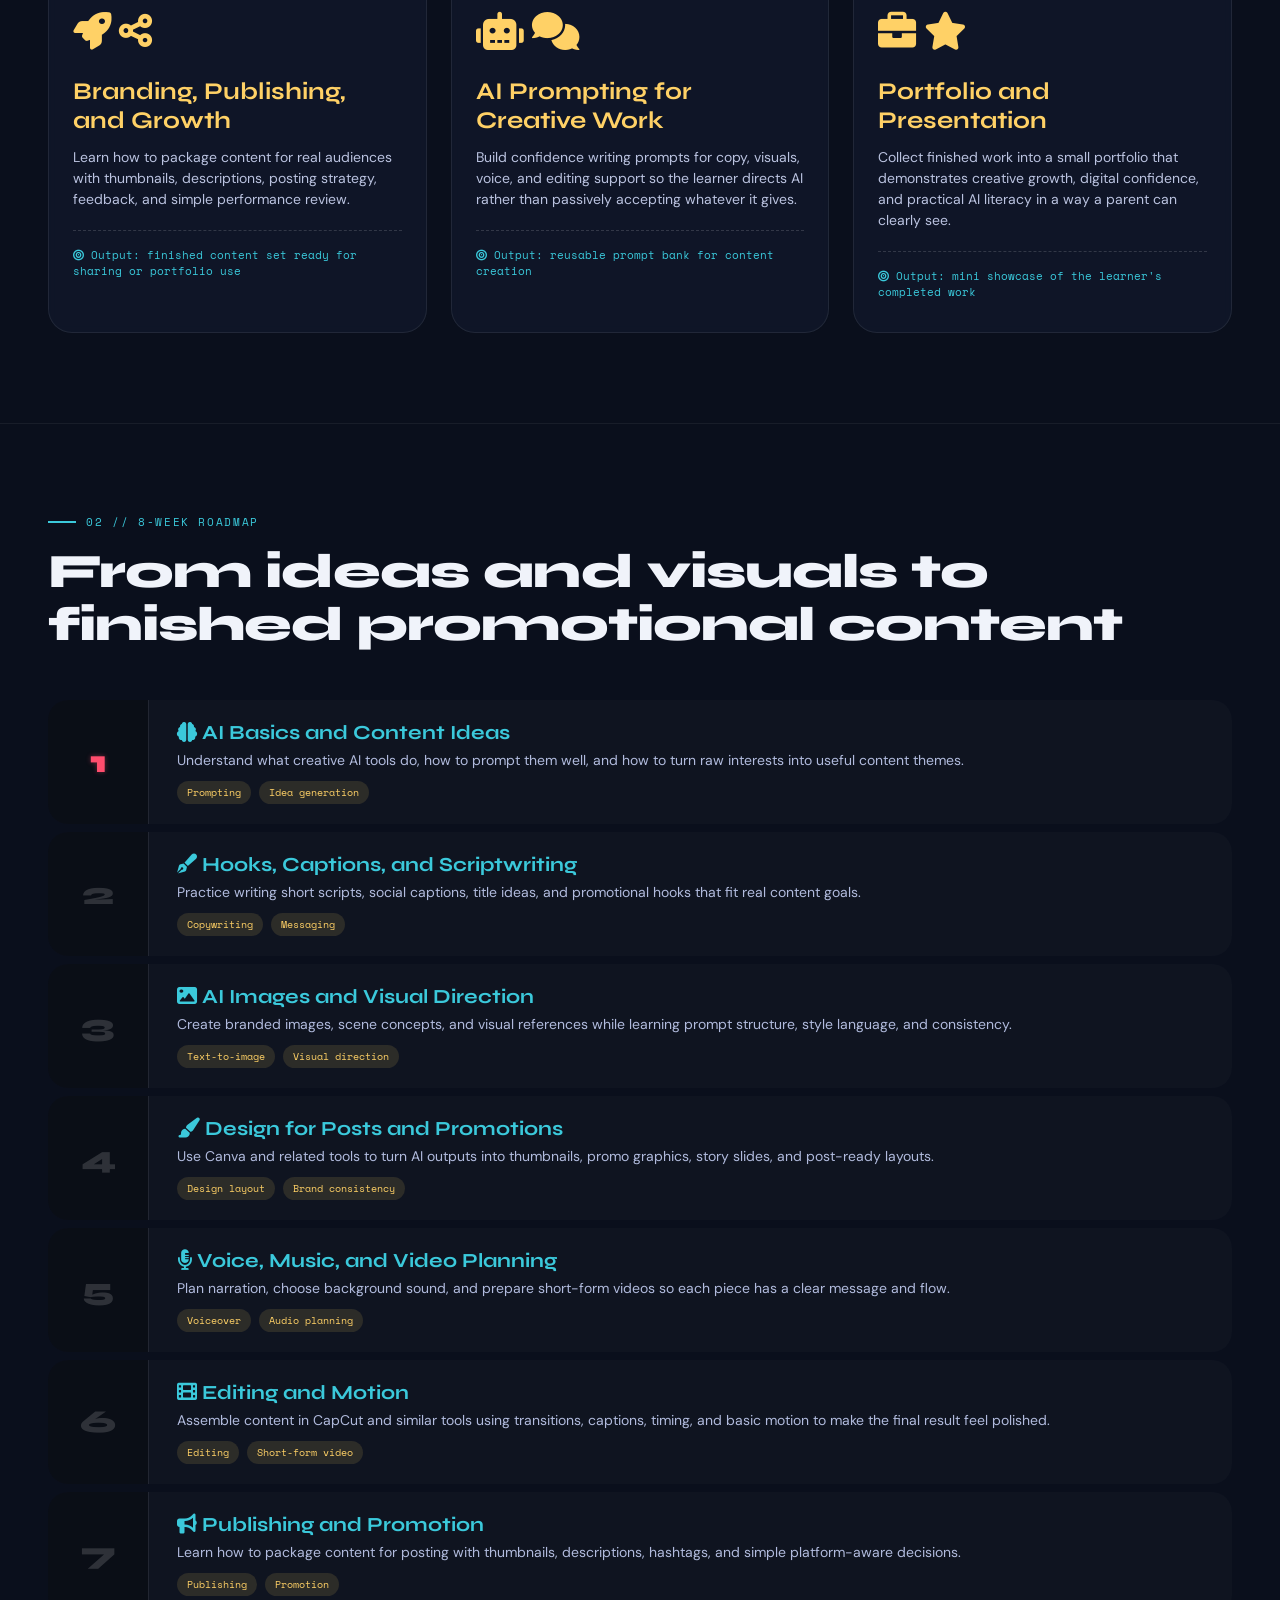
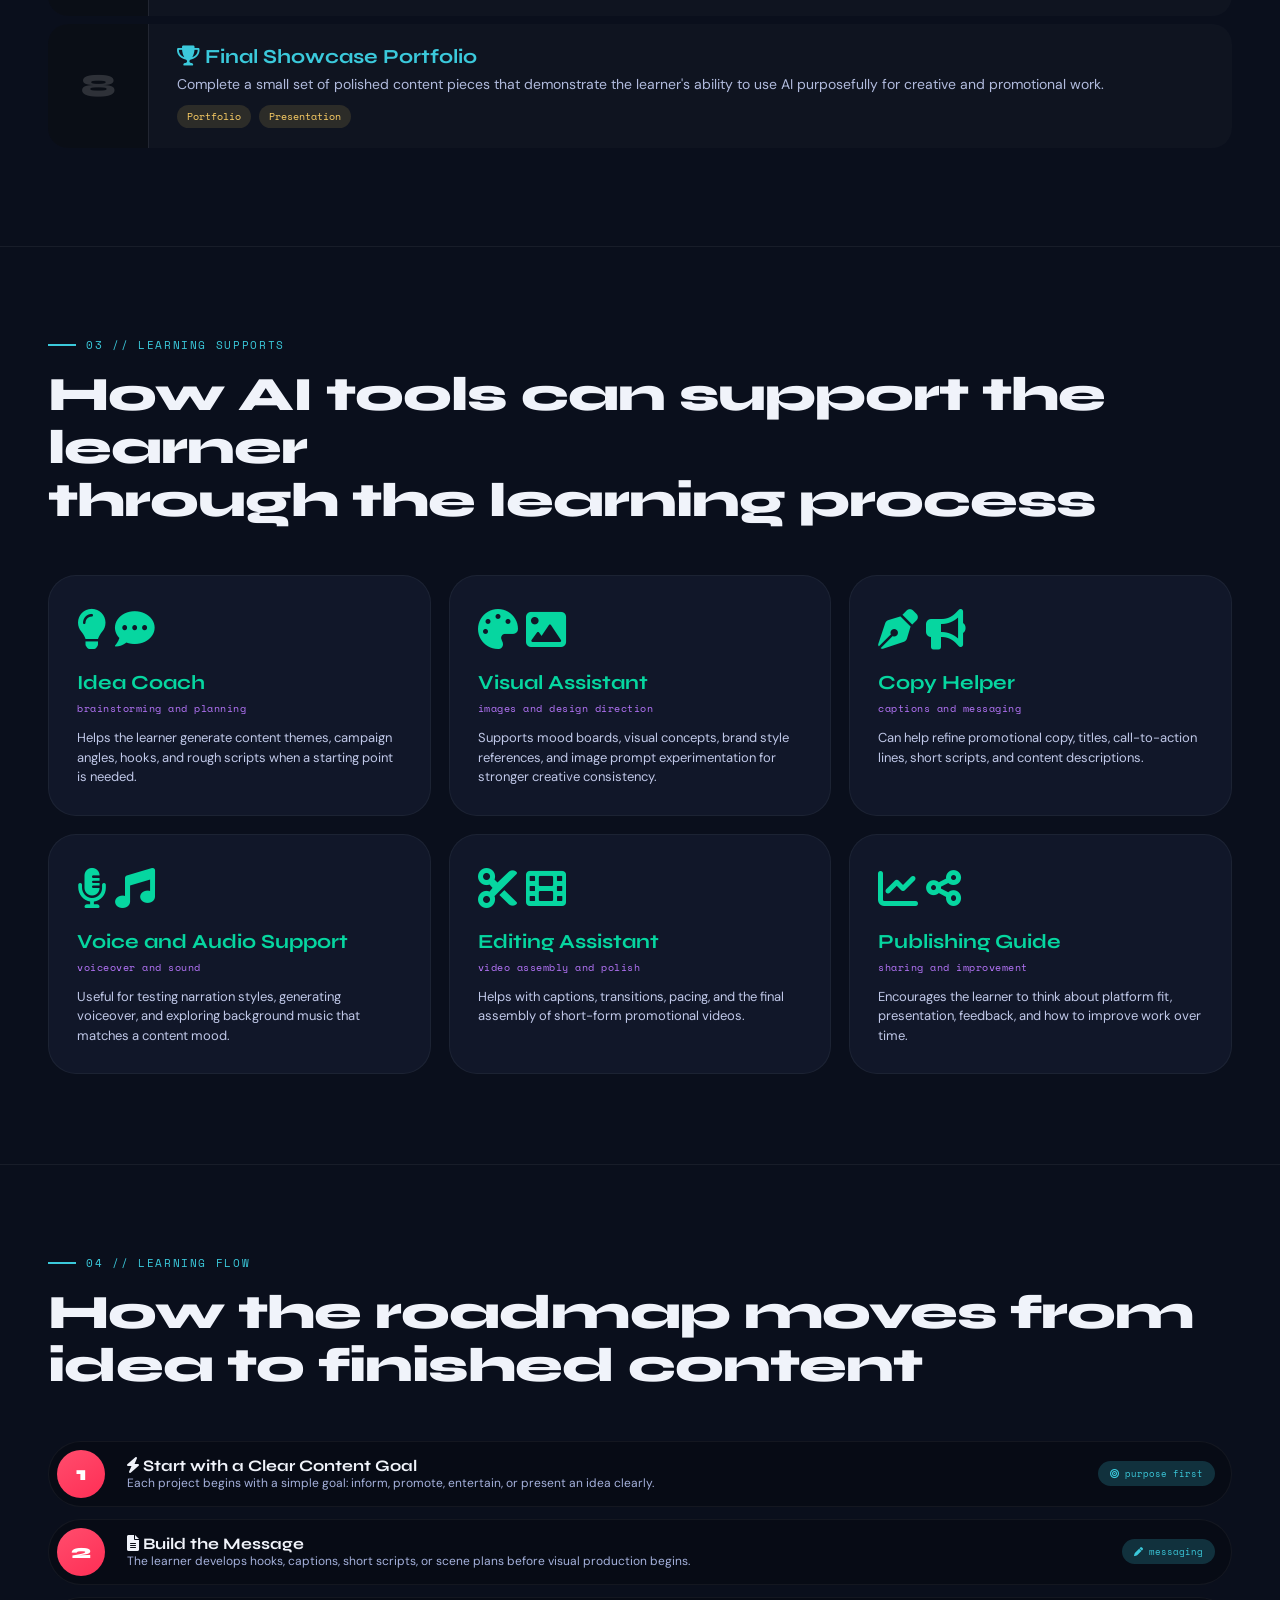
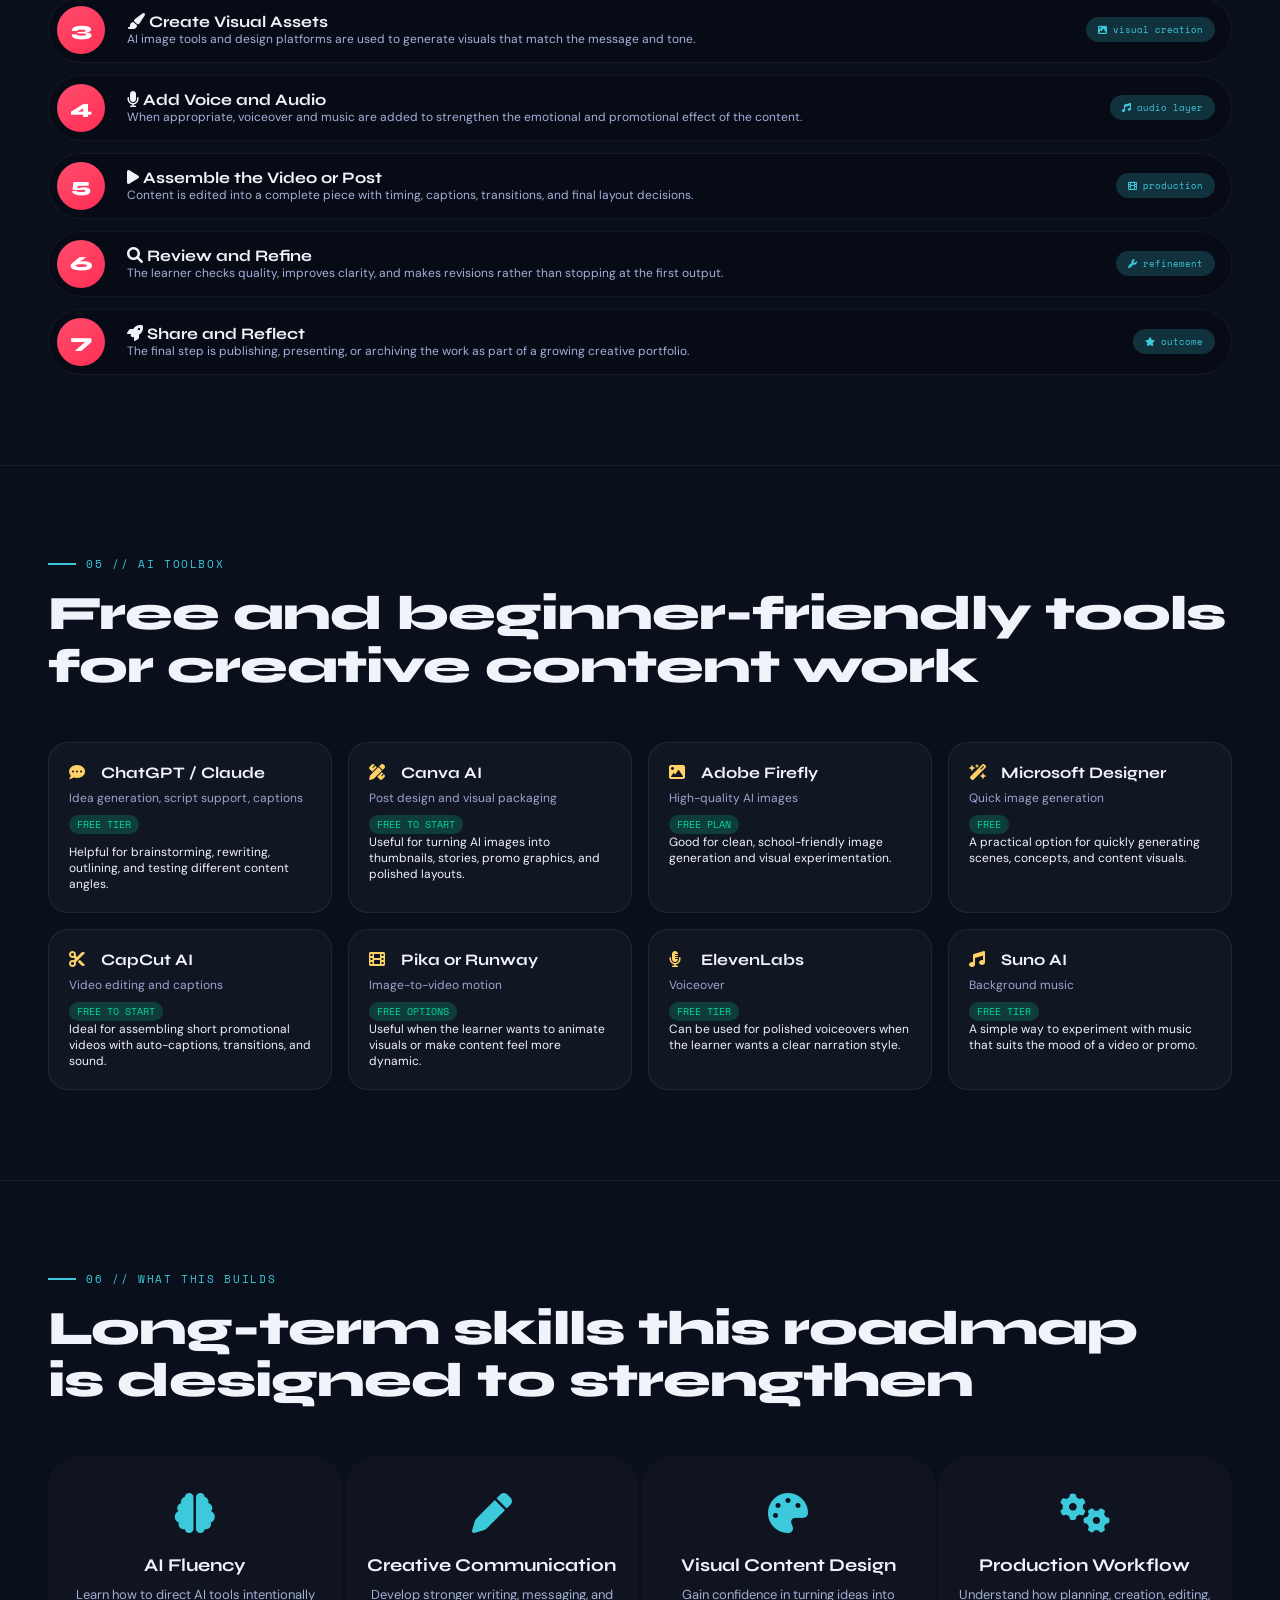
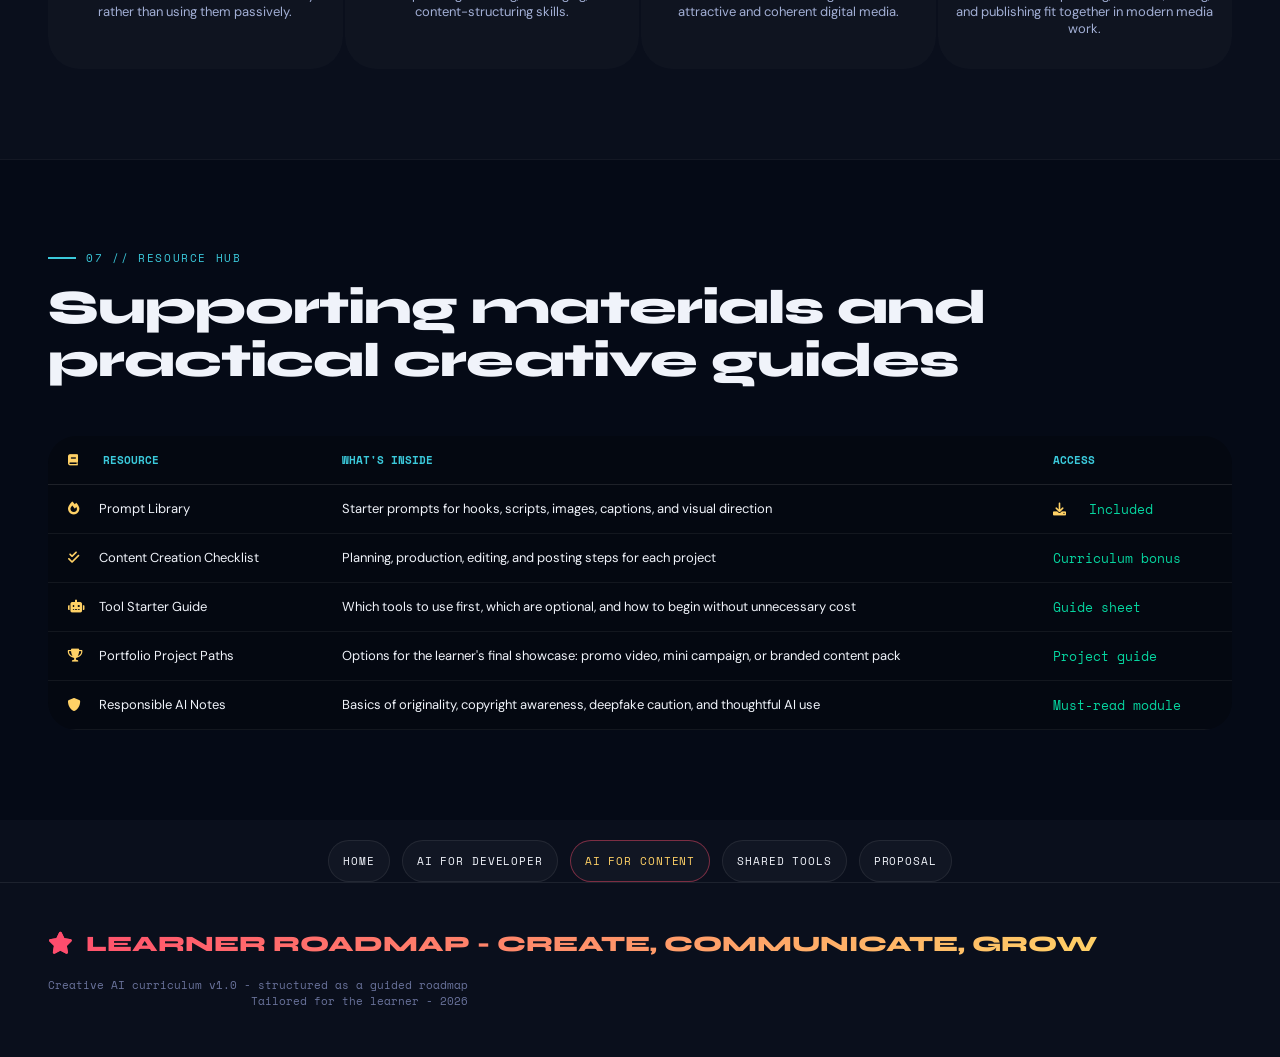
<file: ai_for_story.html>
<!DOCTYPE html>
<html lang="en">
<head>
<meta charset="UTF-8">
<meta name="viewport" content="width=device-width, initial-scale=1.0">
<title>AI Content Creation Roadmap</title>
<link href="https://fonts.googleapis.com/css2?family=Space+Mono:wght@400;700&family=Syne:wght@400;600;700;800&family=DM+Sans:wght@300;400;500;700&display=swap" rel="stylesheet">
<link rel="stylesheet" href="https://cdnjs.cloudflare.com/ajax/libs/font-awesome/6.0.0-beta3/css/all.min.css">
<style>
*{margin:0;padding:0;box-sizing:border-box}
:root{
  --deep:#0a0f1c; --paper:#fefbf5; --plasma:#ff4d6d; --plasma2:#ff4d6e13; --neon:#3bc9db; --volt:#ffd166; --purple:#b977fe; --mint:#06d6a0;
  --mono:'Space Mono',monospace; --head:'Syne',sans-serif; --body:'DM Sans',sans-serif;
}
html{scroll-behavior:smooth}
body{background:var(--deep);color:#f0f3fa;font-family:var(--body);overflow-x:hidden}

nav{position:fixed;top:0;left:0;right:0;z-index:100;display:flex;align-items:center;justify-content:space-between;padding:12px 32px;background:rgba(10,15,28,0.92);backdrop-filter:blur(14px);border-bottom:1px solid rgba(255,255,255,0.1)}
.nav-logo{font-family:var(--mono);font-size:13px;font-weight:700;background:linear-gradient(135deg,var(--plasma),var(--volt));-webkit-background-clip:text;background-clip:text;color:transparent;letter-spacing:-0.2px}
.nav-logo i{margin-right:6px;background:none;-webkit-background-clip:unset;background-clip:unset;color:var(--plasma);font-size:14px}
.nav-links{display:flex;gap:28px;flex-wrap:wrap}
.nav-links a{font-family:var(--mono);font-size:10px;color:#9aa2b9;text-decoration:none;letter-spacing:0.1em;text-transform:uppercase;transition:all 0.2s}
.nav-links a:hover{color:var(--plasma)}

.hero{min-height:90vh;display:flex;flex-direction:column;justify-content:center;padding:120px 48px 80px;position:relative;overflow:hidden}
.hero-grid{position:absolute;inset:0;background-image:radial-gradient(circle at 20% 40%, rgba(59,201,219,0.08) 1px, transparent 1px);background-size:32px 32px;pointer-events:none}
.hero-tag{font-family:var(--mono);font-size:11px;color:var(--neon);letter-spacing:0.15em;margin-bottom:24px;display:flex;align-items:center;gap:12px}
.hero-tag::before{content:'';width:36px;height:2px;background:var(--plasma)}
.hero-tag i{margin-right:6px;font-size:12px}
.hero h1{font-family:var(--head);font-size:clamp(48px,9vw,100px);font-weight:800;line-height:1;letter-spacing:-0.02em;margin-bottom:28px}
.hero h1 .highlight{color:var(--plasma2);-webkit-text-stroke:1px var(--plasma);text-stroke:1px var(--plasma)}
.hero h1 .spark{background:linear-gradient(120deg,var(--volt),var(--neon));-webkit-background-clip:text;background-clip:text;color:transparent}
.hero-sub{font-size:18px;color:#b9c3e6;max-width:620px;line-height:1.5;margin-bottom:48px}
.hero-stats{display:flex;gap:48px;flex-wrap:wrap}
.stat{border-left:3px solid var(--plasma);padding-left:20px}
.stat-num{font-family:var(--head);font-size:40px;font-weight:800;color:var(--volt)}
.stat-label{font-family:var(--mono);font-size:11px;color:#8d99c6;text-transform:uppercase;letter-spacing:0.06em}

section{padding:90px 48px;border-top:1px solid rgba(255,255,255,0.06)}
.s-tag{font-family:var(--mono);font-size:11px;color:var(--neon);letter-spacing:0.15em;margin-bottom:16px;display:flex;align-items:center;gap:10px}
.s-tag::before{content:'';width:28px;height:2px;background:var(--neon)}
.s-title{font-family:var(--head);font-size:clamp(28px,5vw,48px);font-weight:800;line-height:1.1;letter-spacing:-0.02em;margin-bottom:48px}

.modules-grid{display:grid;grid-template-columns:repeat(auto-fill,minmax(280px,1fr));gap:24px}
.module-card{background:rgba(18,25,45,0.7);backdrop-filter:blur(4px);border:1px solid rgba(255,255,255,0.08);border-radius:24px;padding:32px 24px;transition:all 0.2s ease}
.module-card:hover{transform:translateY(-6px);border-color:rgba(59,201,219,0.4);background:rgba(30,40,65,0.8)}
.module-icon{font-size:38px;margin-bottom:20px;color:var(--volt)}
.module-card h3{font-family:var(--head);font-size:24px;font-weight:700;margin-bottom:12px;color:var(--volt)}
.module-desc{font-size:14px;color:#bbc3e0;line-height:1.5;margin-bottom:20px}
.module-outcome{font-family:var(--mono);font-size:11px;color:var(--neon);border-top:1px dashed rgba(255,255,255,0.15);padding-top:16px;margin-top:8px}

.weeks-track{margin-top:20px}
.week-row{display:grid;grid-template-columns:100px 1fr;gap:0;margin-bottom:8px;background:rgba(255,255,255,0.02);border-radius:20px;overflow:hidden}
.week-num{display:flex;align-items:center;justify-content:center;font-family:var(--head);font-size:32px;font-weight:800;color:rgba(255,255,255,0.15);background:rgba(0,0,0,0.3);padding:20px 12px}
.week-num.active-w{color:var(--plasma);text-shadow:0 0 5px rgba(255,77,109,0.4)}
.week-content{padding:20px 28px;border-left:1px solid rgba(255,255,255,0.08)}
.week-title{font-family:var(--head);font-size:20px;font-weight:700;color:var(--neon);margin-bottom:6px}
.week-desc{font-size:14px;color:#b1bbdd;margin-bottom:12px}
.week-skills{display:flex;flex-wrap:wrap;gap:8px}
.skill-badge{font-family:var(--mono);font-size:10px;background:rgba(255,209,102,0.12);color:var(--volt);padding:4px 10px;border-radius:40px}

.agents-grid{display:grid;grid-template-columns:repeat(3,1fr);gap:18px}
.agent-card{padding:28px;background:rgba(20,28,48,0.7);border-radius:28px;border:1px solid rgba(255,255,255,0.05);transition:all 0.2s}
.agent-card:hover{background:rgba(40,55,85,0.6);border-color:var(--purple)}
.agent-icon{font-size:40px;margin-bottom:14px;color:var(--mint)}
.agent-name{font-family:var(--head);font-size:20px;font-weight:700;color:var(--mint);margin-bottom:6px}
.agent-job{font-family:var(--mono);font-size:10px;color:var(--purple);letter-spacing:0.05em;margin-bottom:12px}
.agent-desc{font-size:13px;color:#c0c8e8;line-height:1.5}

.wf-list{display:flex;flex-direction:column;gap:12px}
.wf-step{display:grid;grid-template-columns:70px 1fr auto;background:rgba(0,0,0,0.25);border-radius:48px;align-items:center;padding:8px 16px 8px 8px;border:1px solid rgba(255,255,255,0.05)}
.wf-num-circle{width:48px;height:48px;background:linear-gradient(145deg,var(--plasma),#ff2e55);border-radius:40px;display:flex;align-items:center;justify-content:center;font-weight:800;font-family:var(--head);font-size:20px;color:white}
.wf-text h4{font-family:var(--head);font-size:16px;font-weight:700}
.wf-text p{font-size:12px;color:#a5b1dc}
.wf-badge{font-family:var(--mono);font-size:9px;background:rgba(59,201,219,0.2);color:var(--neon);padding:6px 12px;border-radius:30px}

.tool-grid{display:grid;grid-template-columns:repeat(4,1fr);gap:16px}
.tool-card{background:rgba(255,255,255,0.03);border-radius:20px;padding:20px;border:1px solid rgba(255,255,255,0.07)}
.tool-card h4{font-family:var(--head);font-size:16px;font-weight:700;margin-bottom:6px;display:flex;align-items:center;gap:8px}
.tool-card h4 i{color:var(--volt);width:24px}
.tool-for{font-size:12px;color:#9aa6cf;margin:8px 0 6px}
.free-badge{font-size:9px;background:rgba(6,214,160,0.2);color:var(--mint);padding:2px 8px;border-radius:30px;display:inline-block}

.skill-grid{display:grid;grid-template-columns:repeat(4,1fr);gap:2px}
.skill-card{text-align:center;padding:32px 18px;background:rgba(255,255,255,0.02);border-radius:32px}
.skill-icon{font-size:40px;margin-bottom:14px;color:var(--neon)}
.skill-card h4{font-family:var(--head);font-size:18px;font-weight:700}
.skill-card p{font-size:13px;color:#a2afd5;margin-top:10px}

.resource-table{width:100%;border-collapse:collapse;background:rgba(0,0,0,0.25);border-radius:28px;overflow:hidden}
.resource-table th{font-family:var(--mono);font-size:11px;color:var(--neon);text-align:left;padding:16px 20px;border-bottom:1px solid rgba(255,255,255,0.1)}
.resource-table td{padding:14px 20px;border-bottom:1px solid rgba(255,255,255,0.06);font-size:13px}
.free-tag{color:var(--mint);font-family:var(--mono);font-size:10px}
.resource-table i{margin-right:8px;color:var(--volt);width:20px}

footer{padding:48px;border-top:1px solid rgba(255,255,255,0.08);display:flex;justify-content:space-between;flex-wrap:wrap;gap:20px}
.footer-logo{font-family:var(--head);font-size:22px;font-weight:800;background:linear-gradient(135deg,var(--plasma),var(--volt));-webkit-background-clip:text;background-clip:text;color:transparent}
.footer-logo i{margin-right:6px;color:var(--plasma);background:none;-webkit-background-clip:unset}
.footer-meta{font-family:var(--mono);font-size:11px;color:#6a739c;text-align:right}

.fade-in{opacity:0;transform:translateY(16px);transition:opacity 0.5s ease,transform 0.5s ease}
.fade-in.visible{opacity:1;transform:translateY(0)}

@media(max-width:900px){
  .agents-grid,.tool-grid,.skill-grid{grid-template-columns:1fr}
  .week-row{grid-template-columns:1fr}
  .week-num{padding:12px}
  .wf-step{grid-template-columns:1fr;gap:12px;border-radius:32px;padding:16px}
  .wf-num-circle{margin-right:auto}
  section{padding:60px 24px}
  .hero{padding:100px 24px 60px}
  nav .nav-links{display:none}
}
</style>
<link rel="stylesheet" href="shared-responsive.css">
</head>
<body>

<nav>
  <div class="nav-logo"><i class="fas fa-bullhorn"></i> LEARNER ROADMAP // AI Content Creation Curriculum</div>

  <div class="nav-links">
    <a href="#modules">Modules</a>
    <a href="#roadmap">Roadmap</a>
    <a href="#aiagents">Supports</a>
    <a href="#workflow">Flow</a>
    <a href="#toolbox">Toolbox</a>
    <a href="#skills">Skills</a>
  </div>
</nav>

<section class="hero">
  <div class="hero-grid"></div>
  <div class="hero-tag"><i class="fas fa-wand-magic-sparkles"></i> A STRUCTURED ROADMAP FOR AI-POWERED CONTENT CREATION, VISUALS, AND PROMOTIONAL MEDIA</div>
  <h1>
    <div>ZARA'S<span class="highlight"> AI CONTENT</span></div>
    <div>CREATION <span class="spark">ROADMAP</span></div>
  </h1>
  <p class="hero-sub">This curriculum is designed to help the learner become confident using AI for modern creative work: generating ideas, writing scripts and captions, creating promotional visuals, producing short-form videos, and packaging content for sharing. The goal is not only creativity, but practical fluency with the kinds of tools used in marketing and digital media today.</p>
  <div class="hero-stats">
    <div class="stat"><div class="stat-num">4</div><div class="stat-label">Core Modules</div></div>
    <div class="stat"><div class="stat-num">8</div><div class="stat-label">Weeks of Guided Learning</div></div>
    <div class="stat"><div class="stat-num">10+</div><div class="stat-label">Creative AI Tools</div></div>
    <div class="stat"><div class="stat-num">1</div><div class="stat-label">Final Content Portfolio</div></div>
  </div>
</section>

<section id="modules">
  <div class="s-tag">01 // CURRICULUM MODULES</div>
  <h2 class="s-title">A practical path into AI-driven<br>content and promotional media</h2>
  <div class="modules-grid fade-in">
    <div class="module-card"><div class="module-icon"><i class="fas fa-lightbulb"></i> <i class="fas fa-pen"></i></div><h3>Content Strategy and Messaging</h3><div class="module-desc">Learn how to shape ideas into hooks, captions, short scripts, storyboards, and content plans. This module builds the thinking behind strong content before jumping into tools.</div><div class="module-outcome"><i class="fas fa-bullseye"></i> Output: 1 content plan with captions, hooks, and scripted concepts</div></div>
    <div class="module-card"><div class="module-icon"><i class="fas fa-palette"></i> <i class="fas fa-image"></i></div><h3>AI Visual Design</h3><div class="module-desc">Use AI image tools and design platforms to create branded visuals, thumbnails, posters, scene graphics, and content assets that look polished and consistent.</div><div class="module-outcome"><i class="fas fa-bullseye"></i> Output: visual asset pack for a mini campaign</div></div>
    <div class="module-card"><div class="module-icon"><i class="fas fa-video"></i> <i class="fas fa-microphone"></i></div><h3>Short-Form Video Production</h3><div class="module-desc">Turn ideas and visuals into reels, promos, and short AI-assisted videos using voiceover, captions, music, timing, and editing techniques suitable for online promotion.</div><div class="module-outcome"><i class="fas fa-bullseye"></i> Output: 30 to 60 second promotional video</div></div>
    <div class="module-card"><div class="module-icon"><i class="fas fa-rocket"></i> <i class="fas fa-share-nodes"></i></div><h3>Branding, Publishing, and Growth</h3><div class="module-desc">Learn how to package content for real audiences with thumbnails, descriptions, posting strategy, feedback, and simple performance review.</div><div class="module-outcome"><i class="fas fa-bullseye"></i> Output: finished content set ready for sharing or portfolio use</div></div>
    <div class="module-card"><div class="module-icon"><i class="fas fa-robot"></i> <i class="fas fa-comments"></i></div><h3>AI Prompting for Creative Work</h3><div class="module-desc">Build confidence writing prompts for copy, visuals, voice, and editing support so the learner directs AI rather than passively accepting whatever it gives.</div><div class="module-outcome"><i class="fas fa-bullseye"></i> Output: reusable prompt bank for content creation</div></div>
    <div class="module-card"><div class="module-icon"><i class="fas fa-briefcase"></i> <i class="fas fa-star"></i></div><h3>Portfolio and Presentation</h3><div class="module-desc">Collect finished work into a small portfolio that demonstrates creative growth, digital confidence, and practical AI literacy in a way a parent can clearly see.</div><div class="module-outcome"><i class="fas fa-bullseye"></i> Output: mini showcase of the learner's completed work</div></div>
  </div>
</section>

<section id="roadmap">
  <div class="s-tag">02 // 8-WEEK ROADMAP</div>
  <h2 class="s-title">From ideas and visuals to<br>finished promotional content</h2>
  <div class="weeks-track fade-in">
    <div class="week-row"><div class="week-num active-w">1</div><div class="week-content"><div class="week-title"><i class="fas fa-brain"></i> AI Basics and Content Ideas</div><div class="week-desc">Understand what creative AI tools do, how to prompt them well, and how to turn raw interests into useful content themes.</div><div class="week-skills"><span class="skill-badge">Prompting</span><span class="skill-badge">Idea generation</span></div></div></div>
    <div class="week-row"><div class="week-num">2</div><div class="week-content"><div class="week-title"><i class="fas fa-pen-fancy"></i> Hooks, Captions, and Scriptwriting</div><div class="week-desc">Practice writing short scripts, social captions, title ideas, and promotional hooks that fit real content goals.</div><div class="week-skills"><span class="skill-badge">Copywriting</span><span class="skill-badge">Messaging</span></div></div></div>
    <div class="week-row"><div class="week-num">3</div><div class="week-content"><div class="week-title"><i class="fas fa-image"></i> AI Images and Visual Direction</div><div class="week-desc">Create branded images, scene concepts, and visual references while learning prompt structure, style language, and consistency.</div><div class="week-skills"><span class="skill-badge">Text-to-image</span><span class="skill-badge">Visual direction</span></div></div></div>
    <div class="week-row"><div class="week-num">4</div><div class="week-content"><div class="week-title"><i class="fas fa-paintbrush"></i> Design for Posts and Promotions</div><div class="week-desc">Use Canva and related tools to turn AI outputs into thumbnails, promo graphics, story slides, and post-ready layouts.</div><div class="week-skills"><span class="skill-badge">Design layout</span><span class="skill-badge">Brand consistency</span></div></div></div>
    <div class="week-row"><div class="week-num">5</div><div class="week-content"><div class="week-title"><i class="fas fa-microphone-lines"></i> Voice, Music, and Video Planning</div><div class="week-desc">Plan narration, choose background sound, and prepare short-form videos so each piece has a clear message and flow.</div><div class="week-skills"><span class="skill-badge">Voiceover</span><span class="skill-badge">Audio planning</span></div></div></div>
    <div class="week-row"><div class="week-num">6</div><div class="week-content"><div class="week-title"><i class="fas fa-film"></i> Editing and Motion</div><div class="week-desc">Assemble content in CapCut and similar tools using transitions, captions, timing, and basic motion to make the final result feel polished.</div><div class="week-skills"><span class="skill-badge">Editing</span><span class="skill-badge">Short-form video</span></div></div></div>
    <div class="week-row"><div class="week-num">7</div><div class="week-content"><div class="week-title"><i class="fas fa-bullhorn"></i> Publishing and Promotion</div><div class="week-desc">Learn how to package content for posting with thumbnails, descriptions, hashtags, and simple platform-aware decisions.</div><div class="week-skills"><span class="skill-badge">Publishing</span><span class="skill-badge">Promotion</span></div></div></div>
    <div class="week-row"><div class="week-num">8</div><div class="week-content"><div class="week-title"><i class="fas fa-trophy"></i> Final Showcase Portfolio</div><div class="week-desc">Complete a small set of polished content pieces that demonstrate the learner's ability to use AI purposefully for creative and promotional work.</div><div class="week-skills"><span class="skill-badge">Portfolio</span><span class="skill-badge">Presentation</span></div></div></div>
  </div>
</section>

<section id="aiagents">
  <div class="s-tag">03 // LEARNING SUPPORTS</div>
  <h2 class="s-title">How AI tools can support the learner<br>through the learning process</h2>
  <div class="agents-grid fade-in">
    <div class="agent-card"><div class="agent-icon"><i class="fas fa-lightbulb"></i> <i class="fas fa-comment-dots"></i></div><div class="agent-name">Idea Coach</div><div class="agent-job">brainstorming and planning</div><div class="agent-desc">Helps the learner generate content themes, campaign angles, hooks, and rough scripts when a starting point is needed.</div></div>
    <div class="agent-card"><div class="agent-icon"><i class="fas fa-palette"></i> <i class="fas fa-image"></i></div><div class="agent-name">Visual Assistant</div><div class="agent-job">images and design direction</div><div class="agent-desc">Supports mood boards, visual concepts, brand style references, and image prompt experimentation for stronger creative consistency.</div></div>
    <div class="agent-card"><div class="agent-icon"><i class="fas fa-pen-nib"></i> <i class="fas fa-bullhorn"></i></div><div class="agent-name">Copy Helper</div><div class="agent-job">captions and messaging</div><div class="agent-desc">Can help refine promotional copy, titles, call-to-action lines, short scripts, and content descriptions.</div></div>
    <div class="agent-card"><div class="agent-icon"><i class="fas fa-microphone-alt"></i> <i class="fas fa-music"></i></div><div class="agent-name">Voice and Audio Support</div><div class="agent-job">voiceover and sound</div><div class="agent-desc">Useful for testing narration styles, generating voiceover, and exploring background music that matches a content mood.</div></div>
    <div class="agent-card"><div class="agent-icon"><i class="fas fa-scissors"></i> <i class="fas fa-film"></i></div><div class="agent-name">Editing Assistant</div><div class="agent-job">video assembly and polish</div><div class="agent-desc">Helps with captions, transitions, pacing, and the final assembly of short-form promotional videos.</div></div>
    <div class="agent-card"><div class="agent-icon"><i class="fas fa-chart-line"></i> <i class="fas fa-share-alt"></i></div><div class="agent-name">Publishing Guide</div><div class="agent-job">sharing and improvement</div><div class="agent-desc">Encourages the learner to think about platform fit, presentation, feedback, and how to improve work over time.</div></div>
  </div>
</section>

<section id="workflow">
  <div class="s-tag">04 // LEARNING FLOW</div>
  <h2 class="s-title">How the roadmap moves from<br>idea to finished content</h2>
  <div class="wf-list fade-in">
    <div class="wf-step"><div class="wf-num-circle">1</div><div class="wf-text"><h4><i class="fas fa-bolt"></i> Start with a Clear Content Goal</h4><p>Each project begins with a simple goal: inform, promote, entertain, or present an idea clearly.</p></div><div class="wf-badge"><i class="fas fa-bullseye"></i> purpose first</div></div>
    <div class="wf-step"><div class="wf-num-circle">2</div><div class="wf-text"><h4><i class="fas fa-file-alt"></i> Build the Message</h4><p>The learner develops hooks, captions, short scripts, or scene plans before visual production begins.</p></div><div class="wf-badge"><i class="fas fa-pen"></i> messaging</div></div>
    <div class="wf-step"><div class="wf-num-circle">3</div><div class="wf-text"><h4><i class="fas fa-paintbrush"></i> Create Visual Assets</h4><p>AI image tools and design platforms are used to generate visuals that match the message and tone.</p></div><div class="wf-badge"><i class="fas fa-image"></i> visual creation</div></div>
    <div class="wf-step"><div class="wf-num-circle">4</div><div class="wf-text"><h4><i class="fas fa-microphone"></i> Add Voice and Audio</h4><p>When appropriate, voiceover and music are added to strengthen the emotional and promotional effect of the content.</p></div><div class="wf-badge"><i class="fas fa-music"></i> audio layer</div></div>
    <div class="wf-step"><div class="wf-num-circle">5</div><div class="wf-text"><h4><i class="fas fa-play"></i> Assemble the Video or Post</h4><p>Content is edited into a complete piece with timing, captions, transitions, and final layout decisions.</p></div><div class="wf-badge"><i class="fas fa-film"></i> production</div></div>
    <div class="wf-step"><div class="wf-num-circle">6</div><div class="wf-text"><h4><i class="fas fa-magnifying-glass"></i> Review and Refine</h4><p>The learner checks quality, improves clarity, and makes revisions rather than stopping at the first output.</p></div><div class="wf-badge"><i class="fas fa-wrench"></i> refinement</div></div>
    <div class="wf-step"><div class="wf-num-circle">7</div><div class="wf-text"><h4><i class="fas fa-rocket"></i> Share and Reflect</h4><p>The final step is publishing, presenting, or archiving the work as part of a growing creative portfolio.</p></div><div class="wf-badge"><i class="fas fa-star"></i> outcome</div></div>
  </div>
</section>

<section id="toolbox">
  <div class="s-tag">05 // AI TOOLBOX</div>
  <h2 class="s-title">Free and beginner-friendly tools<br>for creative content work</h2>
  <div class="tool-grid fade-in">
    <div class="tool-card"><h4><i class="fas fa-comment-dots"></i> ChatGPT / Claude</h4><div class="tool-for">Idea generation, script support, captions</div><div class="free-badge free-tag">FREE TIER</div><div style="font-size:12px; margin-top:10px;">Helpful for brainstorming, rewriting, outlining, and testing different content angles.</div></div>
    <div class="tool-card"><h4><i class="fas fa-pen-ruler"></i> Canva AI</h4><div class="tool-for">Post design and visual packaging</div><div class="free-badge free-tag">FREE TO START</div><div style="font-size:12px;">Useful for turning AI images into thumbnails, stories, promo graphics, and polished layouts.</div></div>
    <div class="tool-card"><h4><i class="fas fa-image"></i> Adobe Firefly</h4><div class="tool-for">High-quality AI images</div><div class="free-badge free-tag">FREE PLAN</div><div style="font-size:12px;">Good for clean, school-friendly image generation and visual experimentation.</div></div>
    <div class="tool-card"><h4><i class="fas fa-wand-magic-sparkles"></i> Microsoft Designer</h4><div class="tool-for">Quick image generation</div><div class="free-badge free-tag">FREE</div><div style="font-size:12px;">A practical option for quickly generating scenes, concepts, and content visuals.</div></div>
    <div class="tool-card"><h4><i class="fas fa-scissors"></i> CapCut AI</h4><div class="tool-for">Video editing and captions</div><div class="free-badge free-tag">FREE TO START</div><div style="font-size:12px;">Ideal for assembling short promotional videos with auto-captions, transitions, and sound.</div></div>
    <div class="tool-card"><h4><i class="fas fa-film"></i> Pika or Runway</h4><div class="tool-for">Image-to-video motion</div><div class="free-badge free-tag">FREE OPTIONS</div><div style="font-size:12px;">Useful when the learner wants to animate visuals or make content feel more dynamic.</div></div>
    <div class="tool-card"><h4><i class="fas fa-microphone-lines"></i> ElevenLabs</h4><div class="tool-for">Voiceover</div><div class="free-badge free-tag">FREE TIER</div><div style="font-size:12px;">Can be used for polished voiceovers when the learner wants a clear narration style.</div></div>
    <div class="tool-card"><h4><i class="fas fa-music"></i> Suno AI</h4><div class="tool-for">Background music</div><div class="free-badge free-tag">FREE TIER</div><div style="font-size:12px;">A simple way to experiment with music that suits the mood of a video or promo.</div></div>
  </div>
</section>

<section id="skills">
  <div class="s-tag">06 // WHAT THIS BUILDS</div>
  <h2 class="s-title">Long-term skills this roadmap<br>is designed to strengthen</h2>
  <div class="skill-grid fade-in">
    <div class="skill-card"><div class="skill-icon"><i class="fas fa-brain"></i></div><h4>AI Fluency</h4><p>Learn how to direct AI tools intentionally rather than using them passively.</p></div>
    <div class="skill-card"><div class="skill-icon"><i class="fas fa-pen"></i></div><h4>Creative Communication</h4><p>Develop stronger writing, messaging, and content-structuring skills.</p></div>
    <div class="skill-card"><div class="skill-icon"><i class="fas fa-palette"></i></div><h4>Visual Content Design</h4><p>Gain confidence in turning ideas into attractive and coherent digital media.</p></div>
    <div class="skill-card"><div class="skill-icon"><i class="fas fa-cogs"></i></div><h4>Production Workflow</h4><p>Understand how planning, creation, editing, and publishing fit together in modern media work.</p></div>
  </div>
</section>

<section id="resources" style="background:#050a16">
  <div class="s-tag">07 // RESOURCE HUB</div>
  <h2 class="s-title">Supporting materials and<br>practical creative guides</h2>
  <table class="resource-table fade-in">
    <thead><tr><th><i class="fas fa-book"></i> RESOURCE</th><th>WHAT'S INSIDE</th><th>ACCESS</th></tr></thead>
    <tbody>
      <tr><td><i class="fas fa-fire"></i> Prompt Library</td><td>Starter prompts for hooks, scripts, images, captions, and visual direction</td><td class="free-tag"><i class="fas fa-download"></i> Included</td></tr>
      <tr><td><i class="fas fa-check-double"></i> Content Creation Checklist</td><td>Planning, production, editing, and posting steps for each project</td><td class="free-tag">Curriculum bonus</td></tr>
      <tr><td><i class="fas fa-robot"></i> Tool Starter Guide</td><td>Which tools to use first, which are optional, and how to begin without unnecessary cost</td><td class="free-tag">Guide sheet</td></tr>
      <tr><td><i class="fas fa-trophy"></i> Portfolio Project Paths</td><td>Options for the learner's final showcase: promo video, mini campaign, or branded content pack</td><td class="free-tag">Project guide</td></tr>
      <tr><td><i class="fas fa-shield-alt"></i> Responsible AI Notes</td><td>Basics of originality, copyright awareness, deepfake caution, and thoughtful AI use</td><td class="free-tag">Must-read module</td></tr>
    </tbody>
  </table>
</section>

<div class="footer-tab-nav" aria-label="Site links">
  <a class="footer-tab-link" href="index.html">Home</a>
  <a class="footer-tab-link" href="ai_for_dev.html">AI for Developer</a>
  <a class="footer-tab-link is-active" href="ai_for_story.html">AI for Content</a>
  <a class="footer-tab-link" href="ai_tools.html">Shared Tools</a>
  <a class="footer-tab-link" href="proposal.html">Proposal</a>
</div>

<footer>
  <div class="footer-logo"><i class="fas fa-star"></i> LEARNER ROADMAP - CREATE, COMMUNICATE, GROW</div>
  <div class="footer-meta">
    Creative AI curriculum v1.0 - structured as a guided roadmap<br>
    Tailored for the learner - 2026
  </div>
</footer>

<script>
const observer = new IntersectionObserver((entries) => {
  entries.forEach(entry => { if(entry.isIntersecting) entry.target.classList.add('visible'); });
}, { threshold: 0.15 });
document.querySelectorAll('.fade-in').forEach(el => observer.observe(el));
</script>
</body>
</html>
</file>
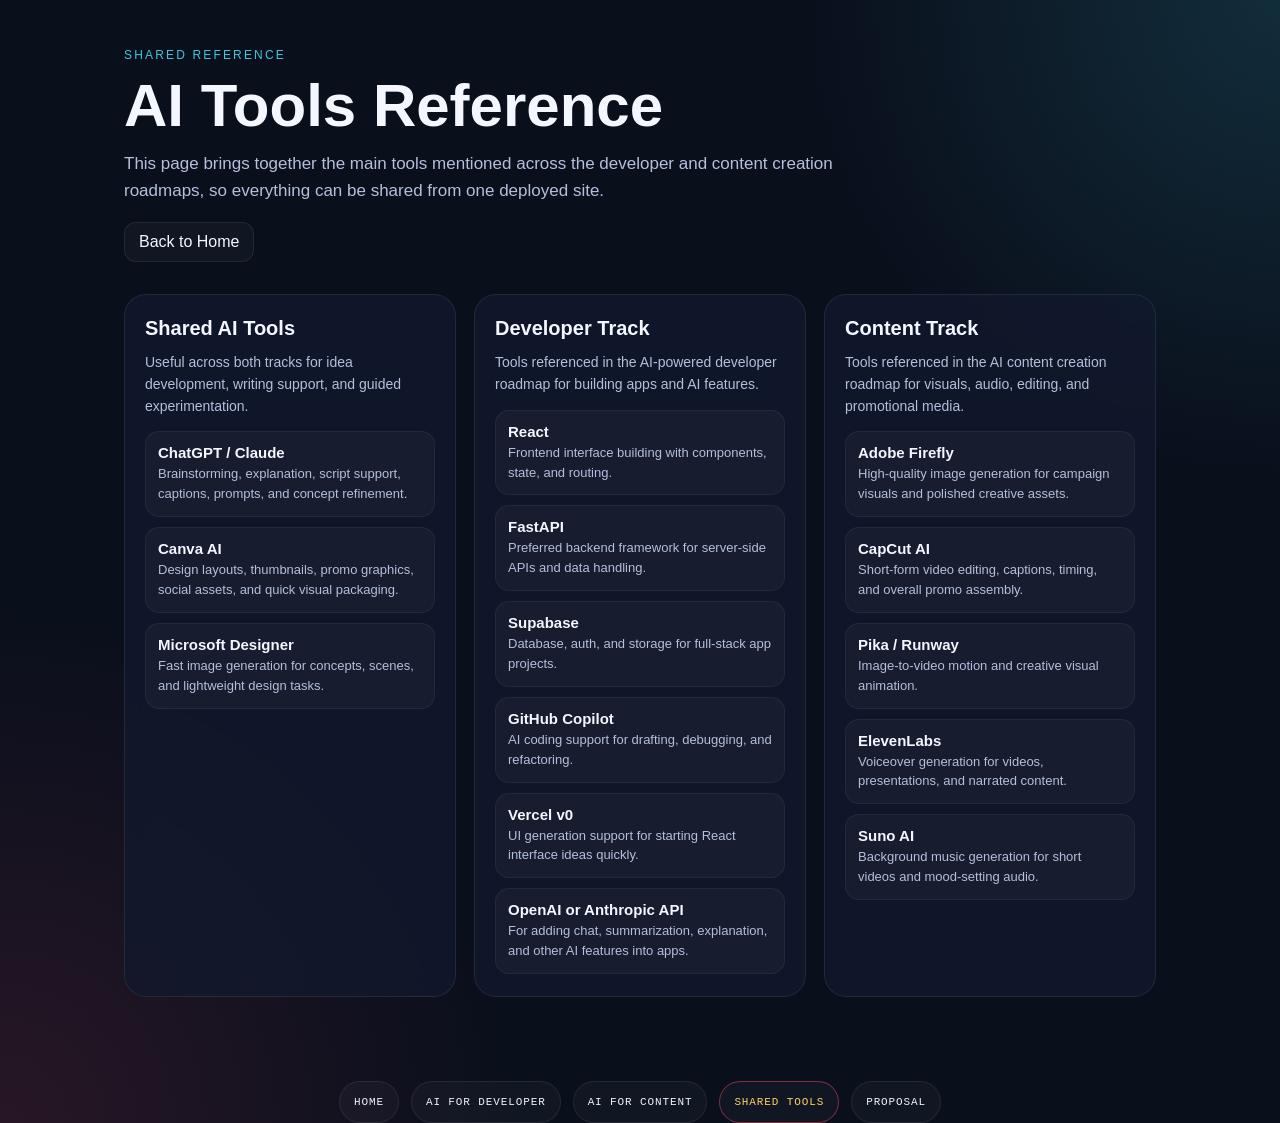
<file: ai_tools.html>
<!DOCTYPE html>
<html lang="en">
<head>
<meta charset="UTF-8">
<meta name="viewport" content="width=device-width, initial-scale=1.0">
<title>AI Tools Reference</title>
<style>
*{margin:0;padding:0;box-sizing:border-box}
:root{
  --bg:#0a0f1c;
  --panel:rgba(18,25,45,0.78);
  --text:#f4f7ff;
  --muted:#b4bfdc;
  --accent:#3bc9db;
  --line:rgba(255,255,255,0.08);
}
body{
  font-family:Arial,sans-serif;
  color:var(--text);
  background:
    radial-gradient(circle at top right, rgba(59,201,219,0.16), transparent 28%),
    radial-gradient(circle at bottom left, rgba(255,77,109,0.12), transparent 30%),
    var(--bg);
  min-height:100vh;
}
.wrap{
  max-width:1080px;
  margin:0 auto;
  padding:48px 24px 64px;
}
.top{
  margin-bottom:32px;
}
.eyebrow{
  color:var(--accent);
  text-transform:uppercase;
  letter-spacing:.18em;
  font-size:12px;
  margin-bottom:14px;
}
h1{
  font-size:clamp(34px,6vw,60px);
  line-height:1;
  margin-bottom:14px;
}
.intro{
  max-width:760px;
  color:var(--muted);
  font-size:17px;
  line-height:1.6;
}
.back{
  display:inline-block;
  margin-top:18px;
  color:var(--text);
  text-decoration:none;
  border:1px solid var(--line);
  padding:10px 14px;
  border-radius:12px;
  background:rgba(255,255,255,0.03);
}
.grid{
  display:grid;
  grid-template-columns:repeat(auto-fit,minmax(260px,1fr));
  gap:18px;
  margin-top:28px;
}
.card{
  background:var(--panel);
  border:1px solid var(--line);
  border-radius:22px;
  padding:22px 20px;
  backdrop-filter:blur(10px);
}
.card h2{
  font-size:20px;
  margin-bottom:12px;
}
.card p{
  color:var(--muted);
  font-size:14px;
  line-height:1.55;
  margin-bottom:14px;
}
.list{
  display:flex;
  flex-direction:column;
  gap:10px;
}
.item{
  padding:12px 12px;
  border-radius:14px;
  background:rgba(255,255,255,0.03);
  border:1px solid rgba(255,255,255,0.05);
}
.item strong{
  display:block;
  font-size:15px;
  margin-bottom:3px;
}
.item span{
  color:var(--muted);
  font-size:13px;
  line-height:1.45;
}
</style>
<link rel="stylesheet" href="shared-responsive.css">
</head>
<body>
<div class="wrap">
  <div class="top">
    <div class="eyebrow">Shared Reference</div>
    <h1>AI Tools Reference</h1>
    <p class="intro">This page brings together the main tools mentioned across the developer and content creation roadmaps, so everything can be shared from one deployed site.</p>
    <a class="back" href="index.html">Back to Home</a>
  </div>

  <div class="grid">
    <div class="card">
      <h2>Shared AI Tools</h2>
      <p>Useful across both tracks for idea development, writing support, and guided experimentation.</p>
      <div class="list">
        <div class="item"><strong>ChatGPT / Claude</strong><span>Brainstorming, explanation, script support, captions, prompts, and concept refinement.</span></div>
        <div class="item"><strong>Canva AI</strong><span>Design layouts, thumbnails, promo graphics, social assets, and quick visual packaging.</span></div>
        <div class="item"><strong>Microsoft Designer</strong><span>Fast image generation for concepts, scenes, and lightweight design tasks.</span></div>
      </div>
    </div>

    <div class="card">
      <h2>Developer Track</h2>
      <p>Tools referenced in the AI-powered developer roadmap for building apps and AI features.</p>
      <div class="list">
        <div class="item"><strong>React</strong><span>Frontend interface building with components, state, and routing.</span></div>
        <div class="item"><strong>FastAPI</strong><span>Preferred backend framework for server-side APIs and data handling.</span></div>
        <div class="item"><strong>Supabase</strong><span>Database, auth, and storage for full-stack app projects.</span></div>
        <div class="item"><strong>GitHub Copilot</strong><span>AI coding support for drafting, debugging, and refactoring.</span></div>
        <div class="item"><strong>Vercel v0</strong><span>UI generation support for starting React interface ideas quickly.</span></div>
        <div class="item"><strong>OpenAI or Anthropic API</strong><span>For adding chat, summarization, explanation, and other AI features into apps.</span></div>
      </div>
    </div>

    <div class="card">
      <h2>Content Track</h2>
      <p>Tools referenced in the AI content creation roadmap for visuals, audio, editing, and promotional media.</p>
      <div class="list">
        <div class="item"><strong>Adobe Firefly</strong><span>High-quality image generation for campaign visuals and polished creative assets.</span></div>
        <div class="item"><strong>CapCut AI</strong><span>Short-form video editing, captions, timing, and overall promo assembly.</span></div>
        <div class="item"><strong>Pika / Runway</strong><span>Image-to-video motion and creative visual animation.</span></div>
        <div class="item"><strong>ElevenLabs</strong><span>Voiceover generation for videos, presentations, and narrated content.</span></div>
        <div class="item"><strong>Suno AI</strong><span>Background music generation for short videos and mood-setting audio.</span></div>
      </div>
    </div>
  </div>
</div>
<div class="footer-tab-nav" aria-label="Site links">
  <a class="footer-tab-link" href="index.html">Home</a>
  <a class="footer-tab-link" href="ai_for_dev.html">AI for Developer</a>
  <a class="footer-tab-link" href="ai_for_story.html">AI for Content</a>
  <a class="footer-tab-link is-active" href="ai_tools.html">Shared Tools</a>
  <a class="footer-tab-link" href="proposal.html">Proposal</a>
</div>
</body>
</html>
</file>
<file: shared-responsive.css>
body{
  overflow-x:hidden;
}

.footer-tab-nav{
  display:flex;
  flex-wrap:wrap;
  gap:12px;
  padding:20px 24px 0;
  justify-content:center;
}

.footer-tab-link{
  display:inline-flex;
  align-items:center;
  justify-content:center;
  text-decoration:none;
  color:#f0f3fa;
  background:rgba(255,255,255,0.03);
  border:1px solid rgba(255,255,255,0.08);
  border-radius:999px;
  padding:10px 14px;
  min-height:42px;
  font-family:'Space Mono',monospace;
  font-size:11px;
  letter-spacing:0.08em;
  text-transform:uppercase;
  transition:background .18s ease,border-color .18s ease,transform .18s ease;
}

.footer-tab-link:hover{
  transform:translateY(-1px);
  border-color:rgba(59,201,219,0.45);
  background:rgba(255,255,255,0.07);
}

.footer-tab-link.is-active{
  border-color:rgba(255,77,109,0.45);
  color:#ffd166;
}

h1,
.hero h1,
.hero h1 div,
.hero h1 span,
.nav-logo,
.hero-tag,
.hero-sub,
.s-title,
.module-card h3,
.agent-name,
.link-card h2,
.card h2{
  max-width:100%;
  overflow-wrap:anywhere;
  word-break:normal;
}

img,
video,
canvas,
svg{
  max-width:100%;
  height:auto;
}

@media(max-width:1100px){
  .hero{
    padding:110px 32px 70px;
  }

  section{
    padding:72px 32px;
  }

  .tool-grid{
    grid-template-columns:repeat(2,1fr);
  }

  .agents-grid{
    grid-template-columns:repeat(2,1fr);
  }

  .skill-grid{
    grid-template-columns:repeat(2,1fr);
    gap:14px;
  }

  .link-grid{
    grid-template-columns:repeat(2,minmax(0,1fr));
  }
}

@media(max-width:900px){
  nav{
    padding:12px 18px;
  }

  .nav-logo{
    font-size:12px;
  }

  nav .nav-links{
    display:none;
  }

  .hero{
    min-height:auto;
    padding:96px 24px 56px;
  }

  section{
    padding:60px 24px;
  }

  .hero-sub{
    font-size:16px;
    max-width:100%;
  }

  .modules-grid,
  .agents-grid,
  .tool-grid,
  .skill-grid,
  .link-grid,
  .grid{
    grid-template-columns:1fr;
  }

  .week-row{
    grid-template-columns:1fr;
  }

  .week-num{
    justify-content:flex-start;
    padding:14px 18px;
    font-size:28px;
  }

  .week-content{
    border-left:none;
    border-top:1px solid rgba(255,255,255,0.08);
    padding:18px 18px 20px;
  }

  .wf-step{
    grid-template-columns:1fr;
    gap:12px;
    border-radius:28px;
    padding:16px;
  }

  .wf-num-circle{
    margin-right:auto;
  }

  .resource-table{
    display:block;
    overflow-x:auto;
    white-space:nowrap;
    -webkit-overflow-scrolling:touch;
  }

  .resource-table thead,
  .resource-table tbody,
  .resource-table tr{
    width:max-content;
  }

  .wrap{
    padding:32px 18px 48px;
  }

  .footer-tab-nav{
    padding:18px 18px 0;
    gap:10px;
  }
}

@media(max-width:640px){
  .hero-tag,
  .s-tag,
  .eyebrow,
  .card-kicker{
    font-size:10px;
    letter-spacing:0.12em;
  }

  .hero h1,
  h1{
    font-size:clamp(34px,11vw,56px);
    line-height:1;
  }

  .module-card,
  .agent-card,
  .tool-card,
  .skill-card,
  .link-card,
  .card{
    padding:22px 18px;
    border-radius:20px;
  }

  .module-card h3,
  .link-card h2,
  .card h2{
    font-size:22px;
  }

  .week-title{
    font-size:18px;
  }

  .week-desc,
  .module-desc,
  .agent-desc,
  .tool-for,
  .tool-card p,
  .intro{
    font-size:13px;
  }

  .stat-num{
    font-size:32px;
  }

  .hero-stats{
    gap:22px;
  }

  .stat{
    min-width:0;
  }

  .hero-tag{
    gap:10px;
    line-height:1.5;
  }

  .nav-logo{
    line-height:1.45;
  }

  .resource-table th,
  .resource-table td{
    padding:12px 14px;
  }

  .footer-tab-link{
    width:100%;
    border-radius:16px;
    font-size:10px;
    letter-spacing:0.06em;
  }
}

@media(max-width:420px){
  nav{
    padding:10px 14px;
  }

  .hero{
    padding:88px 16px 44px;
  }

  section{
    padding:48px 16px;
  }

  .hero h1,
  h1{
    font-size:clamp(30px,10.5vw,46px);
    line-height:1.02;
    letter-spacing:-0.02em;
  }

  .hero-sub{
    font-size:15px;
    line-height:1.55;
  }

  .hero-stats{
    display:grid;
    grid-template-columns:1fr 1fr;
    gap:16px 12px;
  }

  .stat-num{
    font-size:28px;
  }

  .stat-label{
    font-size:10px;
    line-height:1.45;
  }

  .module-card,
  .agent-card,
  .tool-card,
  .skill-card,
  .link-card,
  .card{
    padding:18px 16px;
    border-radius:18px;
  }

  .module-card h3,
  .link-card h2,
  .card h2{
    font-size:20px;
  }

  .week-num{
    font-size:24px;
    padding:12px 14px;
  }

  .week-content{
    padding:16px 14px 18px;
  }

  .wf-step{
    padding:14px;
  }

  .tool-card h4{
    font-size:15px;
    line-height:1.4;
  }

  .resource-table th,
  .resource-table td{
    font-size:12px;
    padding:10px 12px;
  }

  .footer-tab-nav{
    padding:16px 16px 0;
  }
}

@media(max-width:360px){
  .hero h1,
  h1{
    font-size:clamp(26px,10vw,38px);
  }

  .hero-stats{
    grid-template-columns:1fr;
  }

  .hero-tag,
  .s-tag,
  .eyebrow,
  .card-kicker{
    letter-spacing:0.08em;
  }
}
</file>
